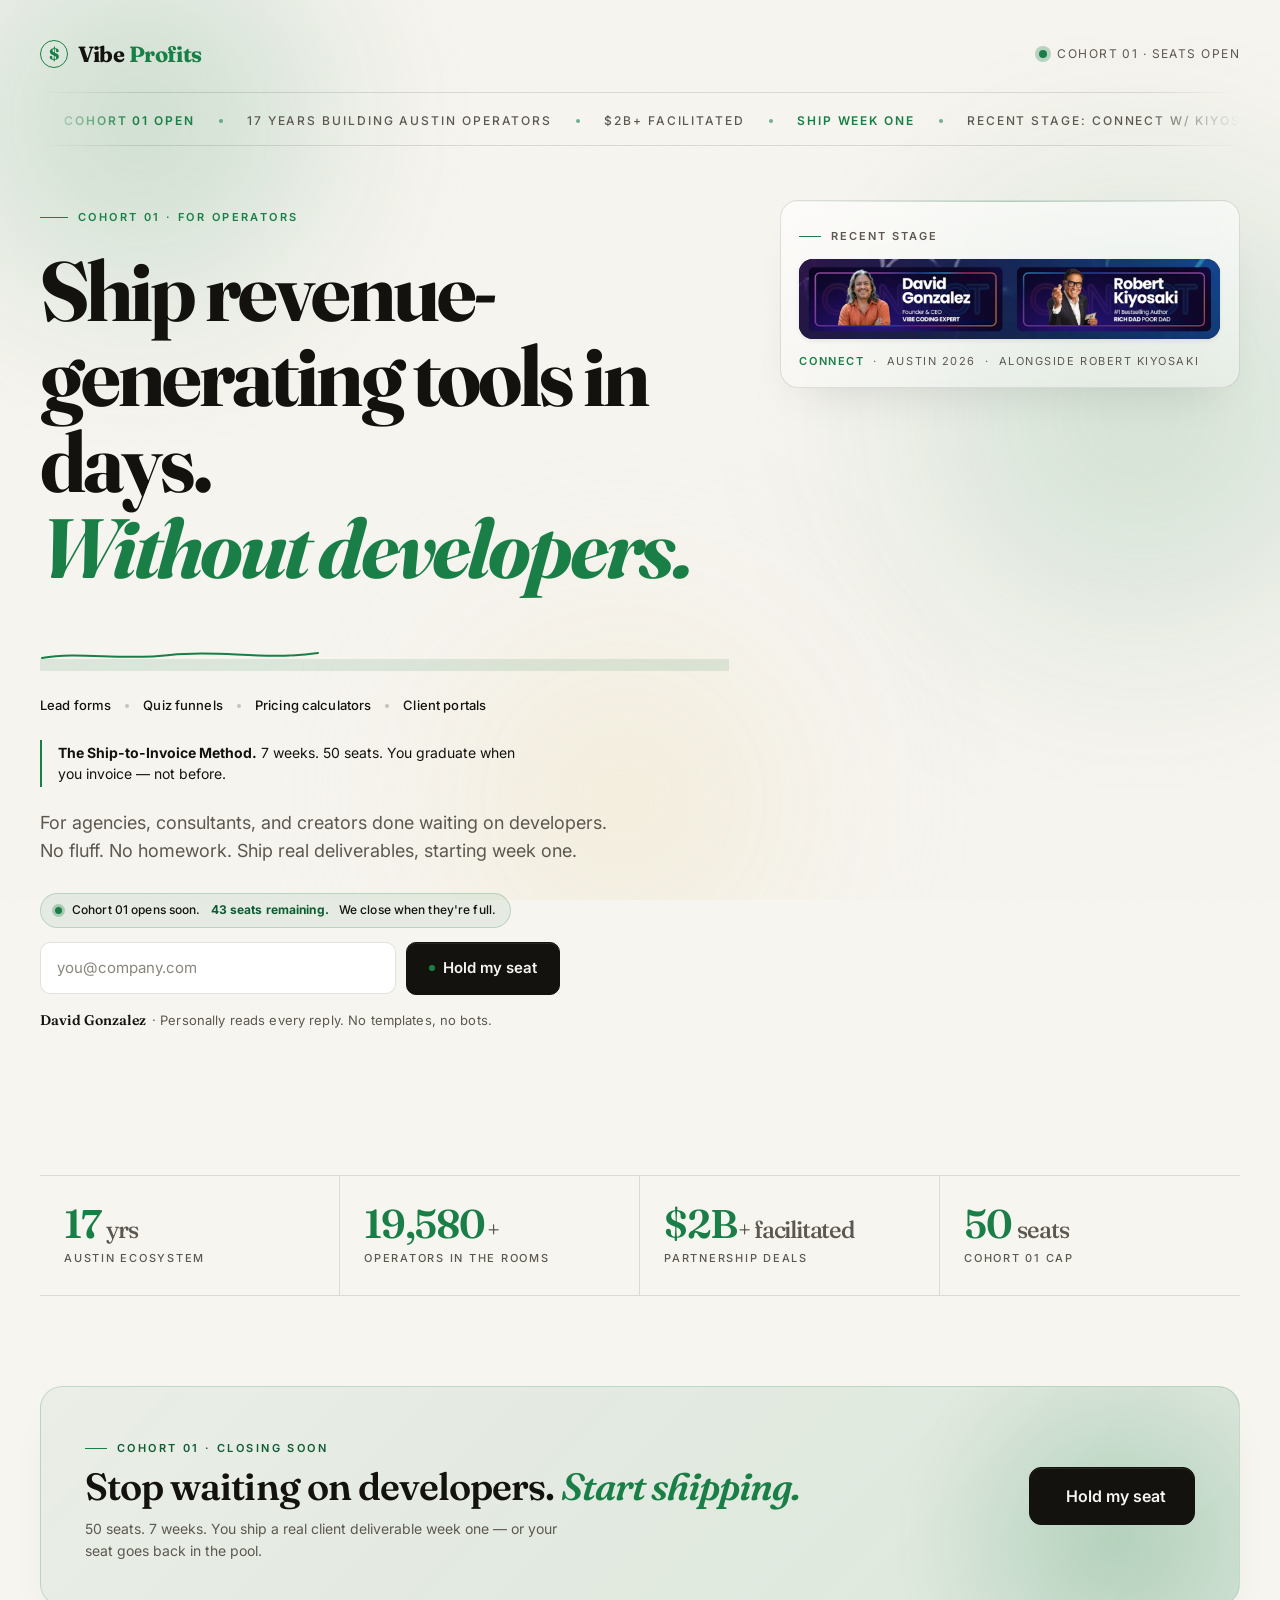
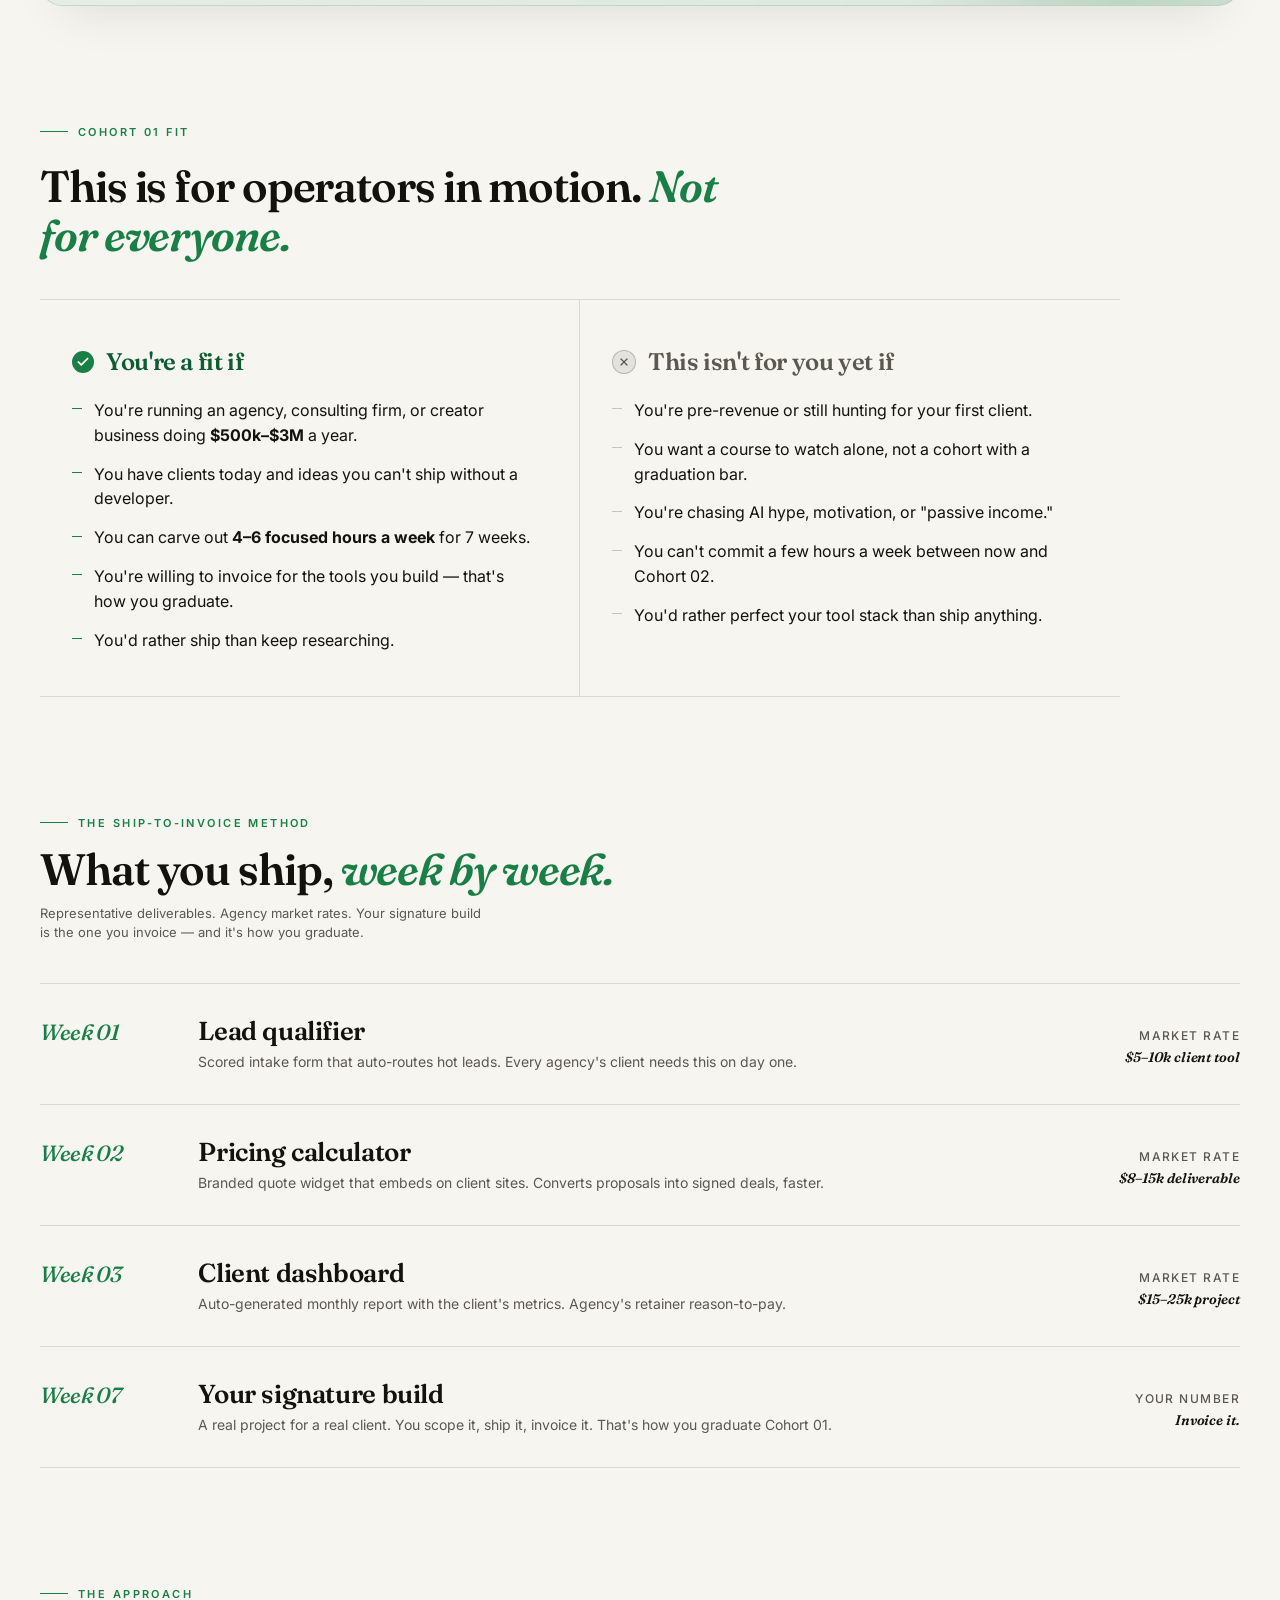
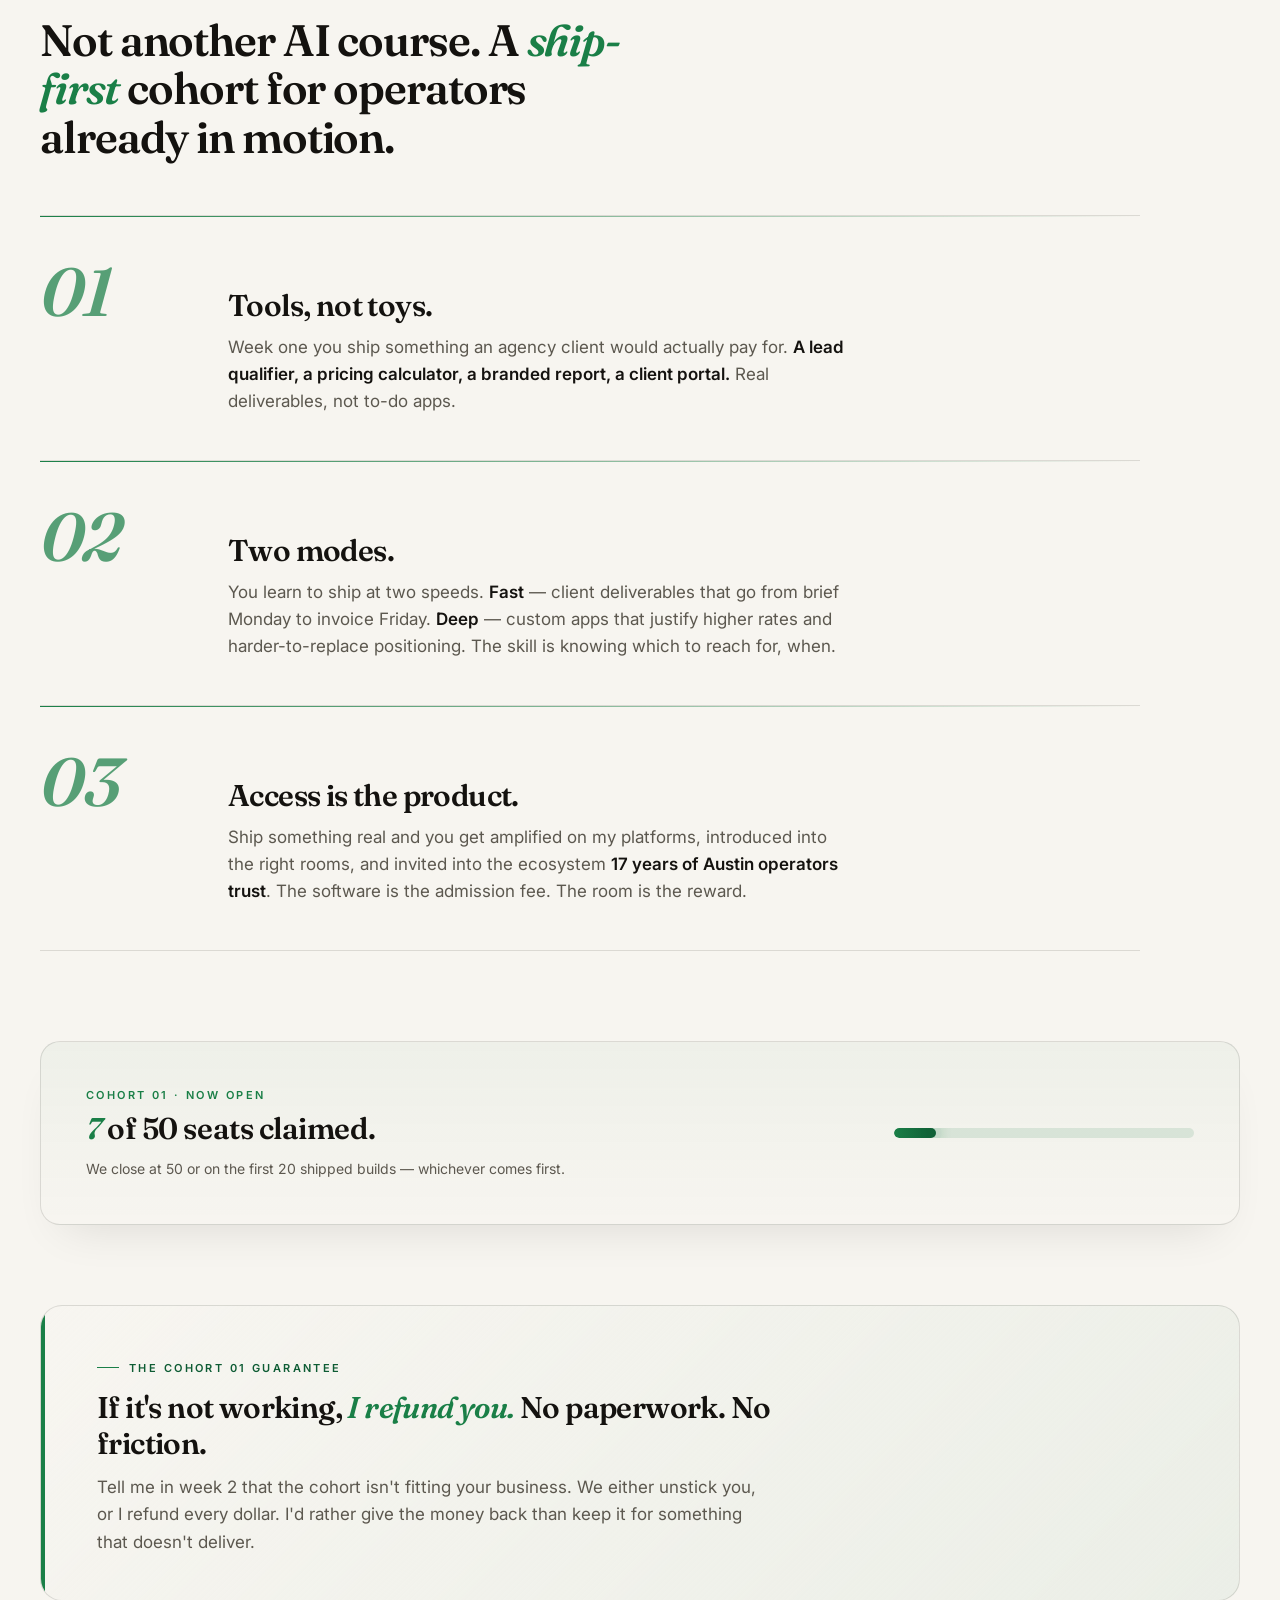
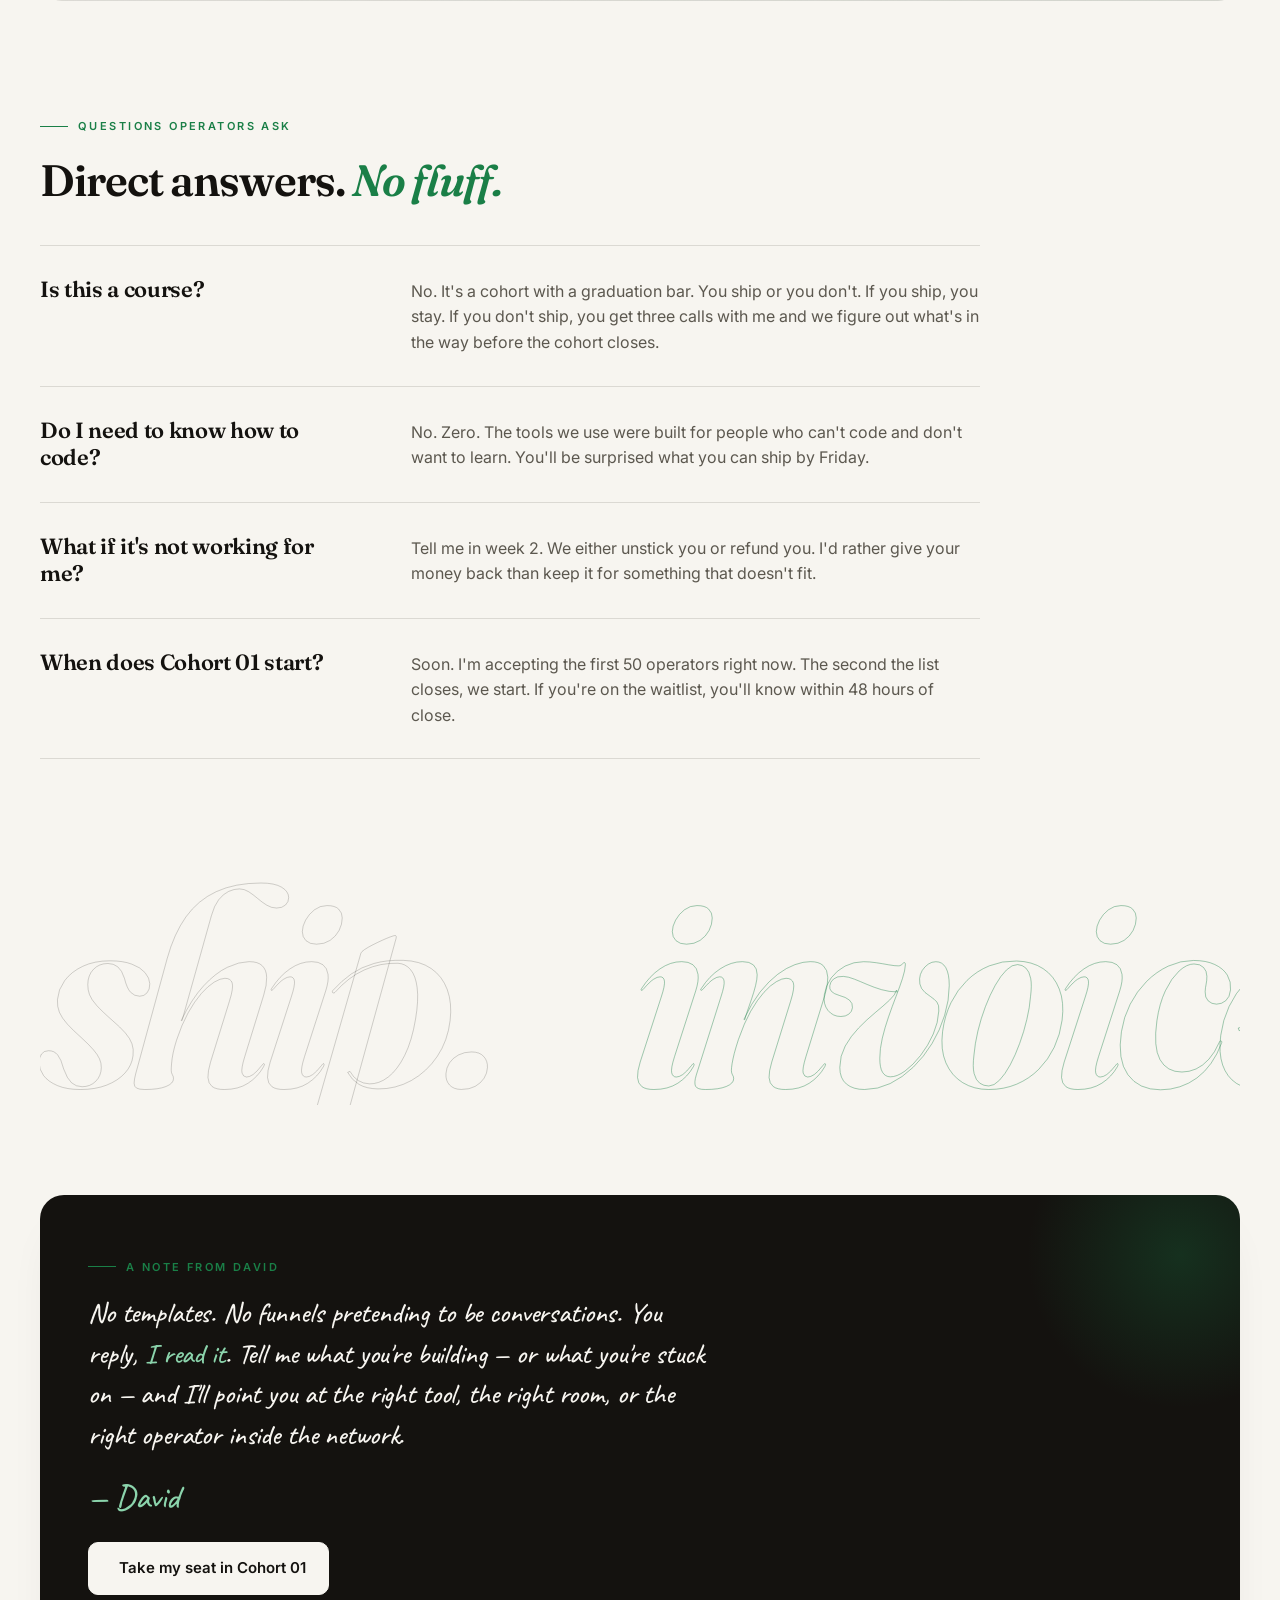
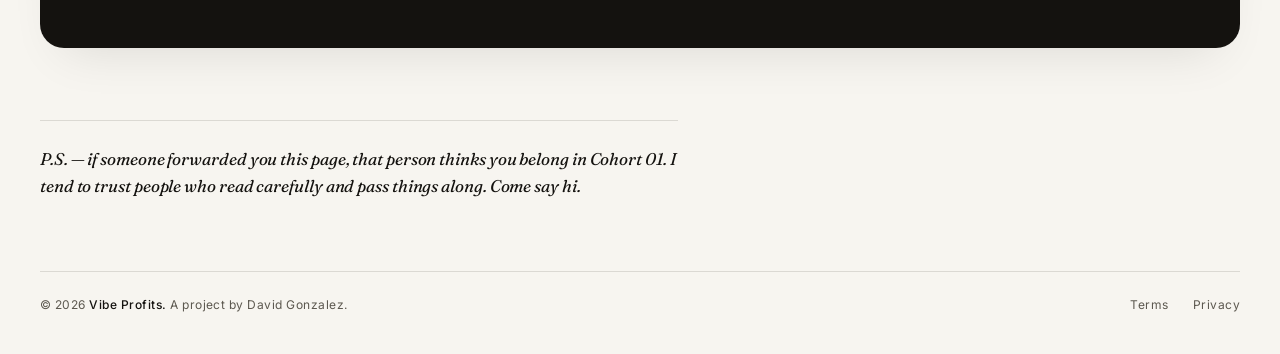
<file: index.html>
<!doctype html>
<html lang="en">
<head>
<meta charset="utf-8" />
<meta name="viewport" content="width=device-width, initial-scale=1" />
<title>Vibe Profits — ship revenue-generating tools in days</title>
<meta name="description" content="For agencies, consultants, and creators who want software revenue without hiring a developer." />
<meta property="og:title" content="Vibe Profits" />
<meta property="og:description" content="Ship revenue-generating tools in days. Without developers." />
<meta property="og:type" content="website" />
<meta property="og:url" content="https://vibeprofits.com" />
<link rel="icon" type="image/svg+xml" href="favicon.svg" />
<link rel="preload" as="image" href="images/david-kiyosaki-connect.png" />
<link rel="preload" as="image" href="images/matt-leitz-connect.png" />
<link rel="preconnect" href="https://fonts.googleapis.com" />
<link rel="preconnect" href="https://fonts.gstatic.com" crossorigin />
<link href="https://fonts.googleapis.com/css2?family=Fraunces:ital,wght@0,500;0,600;0,700;1,500;1,700&family=Inter:wght@400;500;600&family=Caveat:wght@500;600&display=swap" rel="stylesheet" />
<link rel="stylesheet" href="styles.css" />
</head>
<body>

  <div class="mesh-bg" aria-hidden="true">
    <div class="mesh-blob mesh-blob--a"></div>
    <div class="mesh-blob mesh-blob--b"></div>
    <div class="mesh-blob mesh-blob--c"></div>
  </div>
  <div class="noise-overlay" aria-hidden="true"></div>
  <div class="scroll-progress" aria-hidden="true"></div>
  <div class="cursor-orb" aria-hidden="true"></div>
  <a href="#top" class="back-to-top" id="back-to-top" aria-label="Back to top">
    <svg viewBox="0 0 24 24" aria-hidden="true"><path d="M12 19V5M5 12l7-7 7 7"/></svg>
  </a>
  <div class="easter-toast" id="easter-toast" aria-hidden="true">you found the easter egg. welcome to the operators who explore.</div>

  <div class="sticky-header" id="sticky-header" aria-hidden="true">
    <div class="sticky-header-inner">
      <a class="logo" href="#top">
        <span class="seal" aria-hidden="true">$</span>
        <span class="word">Vibe <em>Profits</em></span>
      </a>
      <a class="btn-mini" href="#waitlist">Hold my seat</a>
    </div>
  </div>

  <div class="shell" id="top">
    <header class="top">
      <a class="logo" href="index.html" aria-label="Vibe Profits home">
        <span class="seal" aria-hidden="true">$</span>
        <span class="word">Vibe <em>Profits</em></span>
      </a>
      <span class="status"><span class="dot" aria-hidden="true"></span>Cohort 01 · Seats open</span>
    </header>

    <div class="marquee" aria-hidden="true">
      <div class="marquee-track">
        <span class="marquee-item"><strong>Cohort 01 open</strong><span class="marquee-dot"></span>17 years building Austin operators<span class="marquee-dot"></span>$2B+ facilitated<span class="marquee-dot"></span><strong>Ship week one</strong><span class="marquee-dot"></span>Recent stage: Connect w/ Kiyosaki<span class="marquee-dot"></span>50 seats only<span class="marquee-dot"></span></span>
        <span class="marquee-item"><strong>Cohort 01 open</strong><span class="marquee-dot"></span>17 years building Austin operators<span class="marquee-dot"></span>$2B+ facilitated<span class="marquee-dot"></span><strong>Ship week one</strong><span class="marquee-dot"></span>Recent stage: Connect w/ Kiyosaki<span class="marquee-dot"></span>50 seats only<span class="marquee-dot"></span></span>
      </div>
    </div>

    <main class="hero" id="hero">
      <div class="hero-grid">
        <div class="hero-left">
          <span class="eyebrow-hero">Cohort 01 · For operators</span>

          <h1>Ship revenue-generating tools in days. <em>Without developers.<svg class="h1-flourish" viewBox="0 0 280 14" aria-hidden="true" preserveAspectRatio="none"><path d="M2 9 C 40 2, 80 12, 130 6 S 220 12, 278 4"/></svg></em></h1>

          <p class="tags" aria-label="Examples of tools you can build">
            <span>Lead forms</span>
            <span>Quiz funnels</span>
            <span>Pricing calculators</span>
            <span>Client portals</span>
          </p>

          <p class="mechanism">
            <strong>The Ship-to-Invoice Method.</strong> 7 weeks. 50 seats. You graduate when you invoice — not before.
          </p>

          <p class="sub">
            For agencies, consultants, and creators done waiting on developers. No fluff. No homework. Ship real deliverables, starting week one.
          </p>

          <p class="form-urgency">
            <span class="seats-dot" aria-hidden="true"></span>
            Cohort 01 opens soon. <strong>43 seats remaining.</strong> We close when they're full.
          </p>

          <form id="waitlist-form" action="https://impartylist.activehosted.com/proc.php" method="POST">
            <input type="hidden" name="u" value="1" />
            <input type="hidden" name="f" value="1" />
            <input type="hidden" name="s" />
            <input type="hidden" name="c" value="0" />
            <input type="hidden" name="m" value="0" />
            <input type="hidden" name="act" value="sub" />
            <input type="hidden" name="v" value="2" />
            <input type="hidden" name="or" value="6f5343a4-e29b-447a-8f4f-bf5ef756699c" />
            <label class="sr-only" for="email">Email address</label>
            <input id="email" name="email" type="email" required placeholder="you@company.com" autocomplete="email" />
            <button type="submit" data-magnetic>
              <span class="btn-dot" aria-hidden="true"></span>
              <span class="btn-label">Hold my seat</span>
            </button>
          </form>

          <p class="signature">
            <span class="sig-name">David Gonzalez</span> · Personally reads every reply. No templates, no bots.
          </p>
        </div>

        <aside class="hero-right">
          <section class="press" aria-label="Recent stage">
            <p class="press-label">Recent stage</p>
            <div class="press-row" id="press-row">
              <figure class="press-tile press-tile--wide" data-tilt data-caption="Connect · Austin, 2026">
                <img src="images/david-kiyosaki-connect.png" alt="David Gonzalez speaking on stage at Connect alongside Robert Kiyosaki" loading="eager" />
                <figcaption class="press-tile-caption">Connect · Austin, 2026</figcaption>
              </figure>
            </div>
            <p class="press-caption"><strong>Connect</strong> &nbsp;·&nbsp; Austin 2026 &nbsp;·&nbsp; Alongside Robert Kiyosaki</p>
          </section>
        </aside>
      </div>
    </main>

    <section class="metrics" id="metrics" aria-label="Vibe Profits at a glance">
      <div class="metric">
        <span class="metric-value" data-count="17"><em>17</em><span class="unit"> yrs</span></span>
        <span class="metric-label">Austin ecosystem</span>
      </div>
      <div class="metric">
        <span class="metric-value" data-count="20000"><em>20,000</em><span class="unit">+</span></span>
        <span class="metric-label">Operators in the rooms</span>
      </div>
      <div class="metric">
        <span class="metric-value"><em>$2B</em><span class="unit">+ facilitated</span></span>
        <span class="metric-label">Partnership deals</span>
      </div>
      <div class="metric">
        <span class="metric-value"><em>50</em><span class="unit"> seats</span></span>
        <span class="metric-label">Cohort 01 cap</span>
      </div>
    </section>

    <section class="mid-cta shine-border" aria-label="Hold your Cohort 01 seat">
      <div class="mid-cta-inner">
        <div class="mid-cta-copy">
          <span class="mid-cta-eyebrow">Cohort 01 · Closing soon</span>
          <h3 class="mid-cta-title">Stop waiting on developers. <em>Start shipping.</em></h3>
          <p class="mid-cta-sub">50 seats. 7 weeks. You ship a real client deliverable week one — or your seat goes back in the pool.</p>
        </div>
        <a class="btn btn-xl" href="#waitlist-form">
          <span class="btn-dot" aria-hidden="true"></span>
          Hold my seat
        </a>
      </div>
    </section>

    <section class="qualifier" aria-label="Who Cohort 01 is for">
      <div class="qualifier-header">
        <span class="eyebrow-hero">Cohort 01 fit</span>
        <h2>This is for operators in motion. <em>Not for everyone.</em></h2>
      </div>
      <div class="qualifier-grid">
        <div class="qualifier-col qualifier-col--yes">
          <h3 class="qualifier-title">You're a fit if</h3>
          <ul class="qualifier-list">
            <li>You're running an agency, consulting firm, or creator business doing <strong>$500k–$3M</strong> a year.</li>
            <li>You have clients today and ideas you can't ship without a developer.</li>
            <li>You can carve out <strong>4–6 focused hours a week</strong> for 7 weeks.</li>
            <li>You're willing to invoice for the tools you build — that's how you graduate.</li>
            <li>You'd rather ship than keep researching.</li>
          </ul>
        </div>
        <div class="qualifier-col qualifier-col--no">
          <h3 class="qualifier-title">This isn't for you yet if</h3>
          <ul class="qualifier-list">
            <li>You're pre-revenue or still hunting for your first client.</li>
            <li>You want a course to watch alone, not a cohort with a graduation bar.</li>
            <li>You're chasing AI hype, motivation, or "passive income."</li>
            <li>You can't commit a few hours a week between now and Cohort 02.</li>
            <li>You'd rather perfect your tool stack than ship anything.</li>
          </ul>
        </div>
      </div>
    </section>

    <section class="build-cal" aria-label="The 7-week build calendar">
      <div class="build-cal-header">
        <span class="eyebrow-hero">The Ship-to-Invoice Method</span>
        <h2>What you ship, <em>week by week.</em></h2>
        <p class="build-cal-note">Representative deliverables. Agency market rates. Your signature build is the one you invoice — and it's how you graduate.</p>
      </div>
      <ol class="build-cal-timeline">
        <li class="build-cal-step">
          <span class="build-cal-week">Week 01</span>
          <span class="build-cal-tool">Lead qualifier
            <span class="build-cal-tool-desc">Scored intake form that auto-routes hot leads. Every agency's client needs this on day one.</span>
          </span>
          <span class="build-cal-outcome">Market rate<strong>$5–10k client tool</strong></span>
        </li>
        <li class="build-cal-step">
          <span class="build-cal-week">Week 02</span>
          <span class="build-cal-tool">Pricing calculator
            <span class="build-cal-tool-desc">Branded quote widget that embeds on client sites. Converts proposals into signed deals, faster.</span>
          </span>
          <span class="build-cal-outcome">Market rate<strong>$8–15k deliverable</strong></span>
        </li>
        <li class="build-cal-step">
          <span class="build-cal-week">Week 03</span>
          <span class="build-cal-tool">Client dashboard
            <span class="build-cal-tool-desc">Auto-generated monthly report with the client's metrics. Agency's retainer reason-to-pay.</span>
          </span>
          <span class="build-cal-outcome">Market rate<strong>$15–25k project</strong></span>
        </li>
        <li class="build-cal-step">
          <span class="build-cal-week">Week 07</span>
          <span class="build-cal-tool">Your signature build
            <span class="build-cal-tool-desc">A real project for a real client. You scope it, ship it, invoice it. That's how you graduate Cohort 01.</span>
          </span>
          <span class="build-cal-outcome">Your number<strong>Invoice it.</strong></span>
        </li>
      </ol>
    </section>

    <section class="philosophy" aria-label="The Vibe Profits approach">
      <div class="philosophy-header">
        <span class="eyebrow-hero">The approach</span>
        <h2>Not another AI course. A <em>ship-first</em> cohort for operators already in motion.</h2>
      </div>

      <div class="philosophy-row">
        <span class="philosophy-num">01</span>
        <div class="philosophy-text">
          <h3>Tools, not toys.</h3>
          <p>Week one you ship something an agency client would actually pay for. <strong>A lead qualifier, a pricing calculator, a branded report, a client portal.</strong> Real deliverables, not to-do apps.</p>
        </div>
      </div>

      <div class="philosophy-row">
        <span class="philosophy-num">02</span>
        <div class="philosophy-text">
          <h3>Two modes.</h3>
          <p>You learn to ship at two speeds. <strong>Fast</strong> — client deliverables that go from brief Monday to invoice Friday. <strong>Deep</strong> — custom apps that justify higher rates and harder-to-replace positioning. The skill is knowing which to reach for, when.</p>
        </div>
      </div>

      <div class="philosophy-row">
        <span class="philosophy-num">03</span>
        <div class="philosophy-text">
          <h3>Access is the product.</h3>
          <p>Ship something real and you get amplified on my platforms, introduced into the right rooms, and invited into the ecosystem <strong>17 years of Austin operators trust</strong>. The software is the admission fee. The room is the reward.</p>
        </div>
      </div>
    </section>

    <section class="cohort-progress" aria-label="Cohort 01 availability">
      <div class="cohort-text">
        <p class="cohort-label">Cohort 01 · Now open</p>
        <p class="cohort-count"><em id="seats-taken">7</em> of 50 seats claimed.</p>
        <p class="cohort-sub">We close at 50 or on the first 20 shipped builds — whichever comes first.</p>
      </div>
      <div class="cohort-bar" aria-hidden="true">
        <span class="cohort-bar-fill" id="cohort-fill"></span>
      </div>
    </section>

    <aside class="guarantee" aria-label="Cohort 01 guarantee">
      <div class="guarantee-inner">
        <span class="guarantee-label">The Cohort 01 guarantee</span>
        <p class="guarantee-headline">If it's not working, <em>I refund you.</em> No paperwork. No friction.</p>
        <p class="guarantee-body">Tell me in week 2 that the cohort isn't fitting your business. We either unstick you, or I refund every dollar. I'd rather give the money back than keep it for something that doesn't deliver.</p>
      </div>
    </aside>

    <section class="faq" aria-labelledby="faq-heading">
      <div class="faq-header">
        <span class="eyebrow-hero">Questions operators ask</span>
        <h2 id="faq-heading">Direct answers. <em>No fluff.</em></h2>
      </div>
      <dl class="faq-list">
        <div class="faq-item">
          <dt>Is this a course?</dt>
          <dd>No. It's a cohort with a graduation bar. You ship or you don't. If you ship, you stay. If you don't ship, you get three calls with me and we figure out what's in the way before the cohort closes.</dd>
        </div>
        <div class="faq-item">
          <dt>Do I need to know how to code?</dt>
          <dd>No. Zero. The tools we use were built for people who can't code and don't want to learn. You'll be surprised what you can ship by Friday.</dd>
        </div>
        <div class="faq-item">
          <dt>What if it's not working for me?</dt>
          <dd>Tell me in week 2. We either unstick you or refund you. I'd rather give your money back than keep it for something that doesn't fit.</dd>
        </div>
        <div class="faq-item">
          <dt>When does Cohort 01 start?</dt>
          <dd>Soon. I'm accepting the first 50 operators right now. The second the list closes, we start. If you're on the waitlist, you'll know within 48 hours of close.</dd>
        </div>
      </dl>
    </section>

    <div class="giant-mark" aria-hidden="true">
      <span class="giant-mark-track">ship. <em>invoice.</em> ship. <em>invoice.</em> ship. <em>invoice.</em> ship. <em>invoice.</em>&nbsp;</span>
      <span class="giant-mark-track" aria-hidden="true">ship. <em>invoice.</em> ship. <em>invoice.</em> ship. <em>invoice.</em> ship. <em>invoice.</em>&nbsp;</span>
    </div>

    <section class="founder-note" aria-label="Note from David">
      <div class="founder-note-inner">
        <p class="founder-note-label">A note from David</p>
        <p class="founder-note-body">
          No templates. No funnels pretending to be conversations. You reply, <em>I read it</em>. Tell me what you're building — or what you're stuck on — and I'll point you at the right tool, the right room, or the right operator inside the network.
        </p>
        <p class="founder-note-sign">— David</p>
        <a class="btn" href="#waitlist">
          <span class="btn-dot" aria-hidden="true"></span>
          Take my seat in Cohort 01
        </a>
      </div>
    </section>

    <p class="ps-line">
      <em>P.S. — if someone forwarded you this page, that person thinks you belong in Cohort 01. I tend to trust people who read carefully and pass things along. Come say hi.</em>
    </p>

    <footer class="foot" id="waitlist">
      <span>&copy; 2026 <span class="by">Vibe Profits.</span> A project by David Gonzalez.</span>
      <nav aria-label="Legal">
        <a href="terms.html" data-hover>Terms</a>
        <a href="privacy.html" data-hover>Privacy</a>
      </nav>
    </footer>
  </div>

  <script src="motion.js" defer></script>
</body>
</html>
</file>
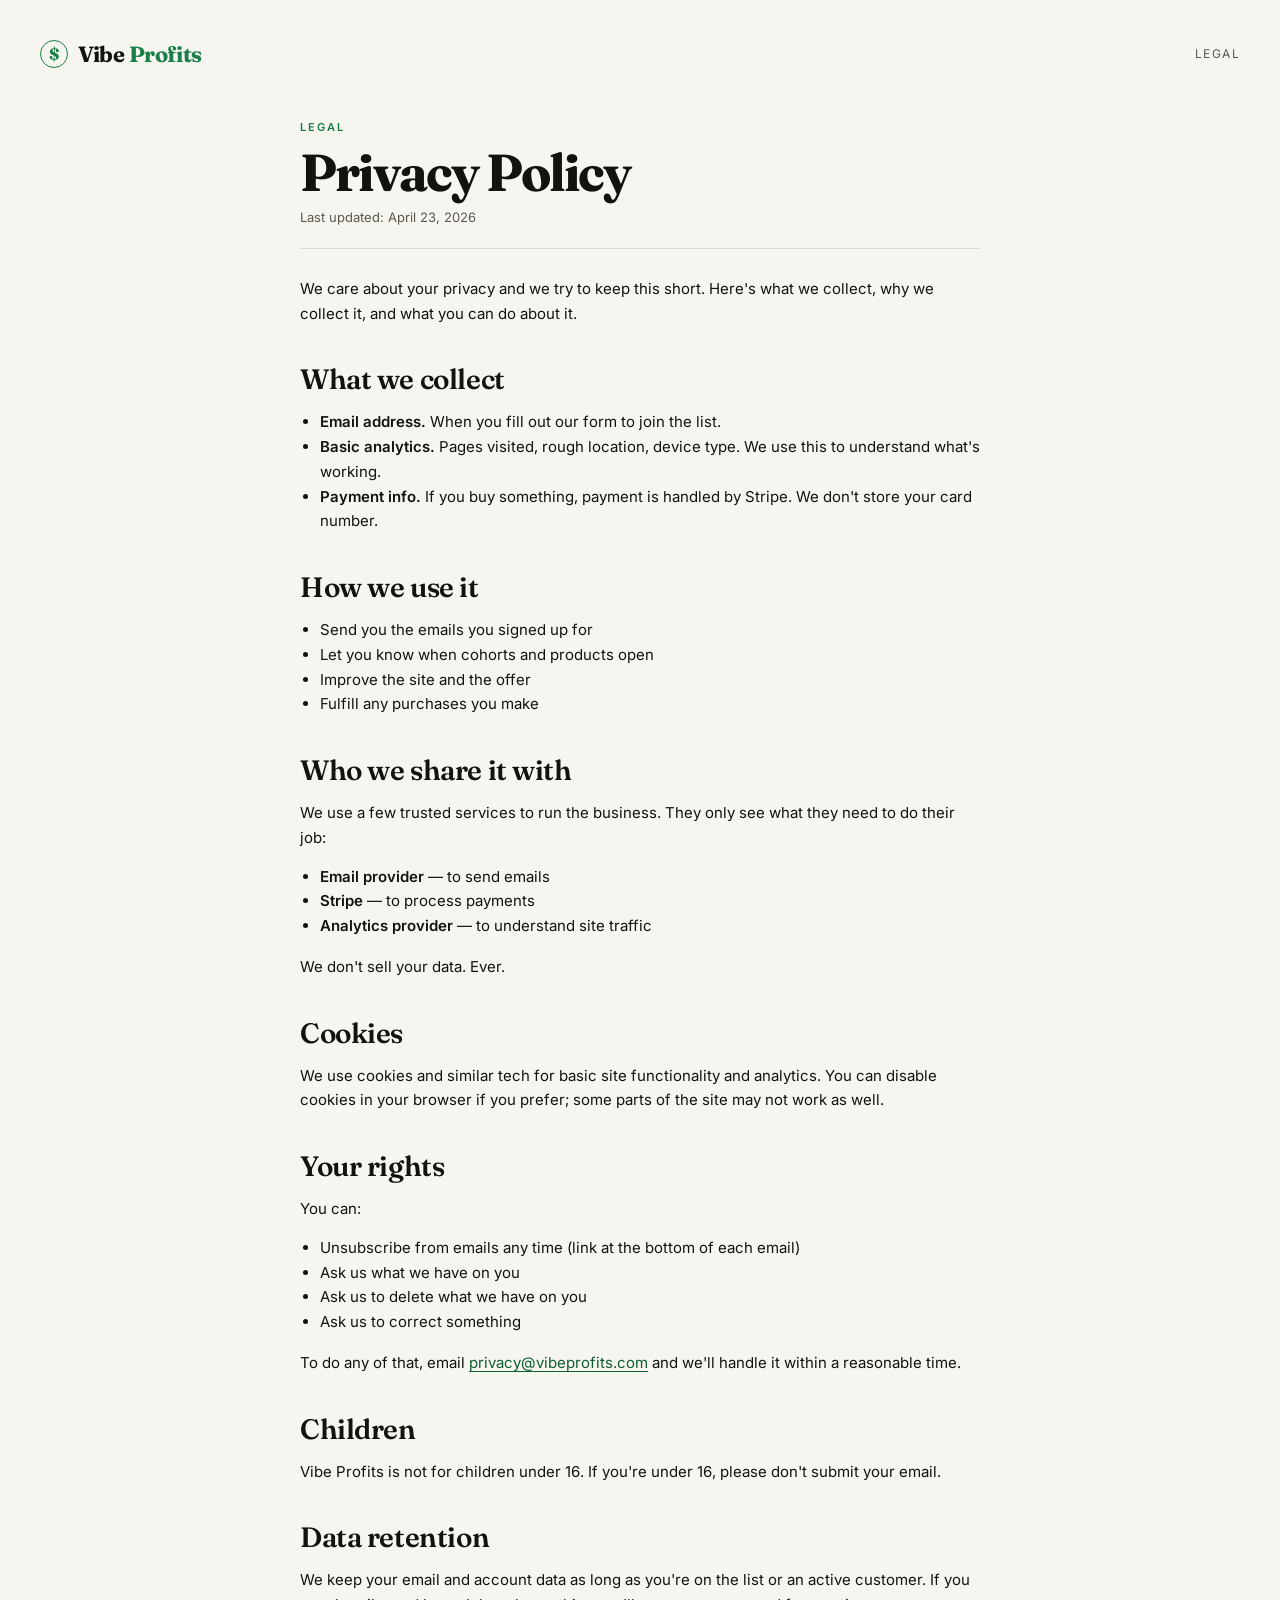
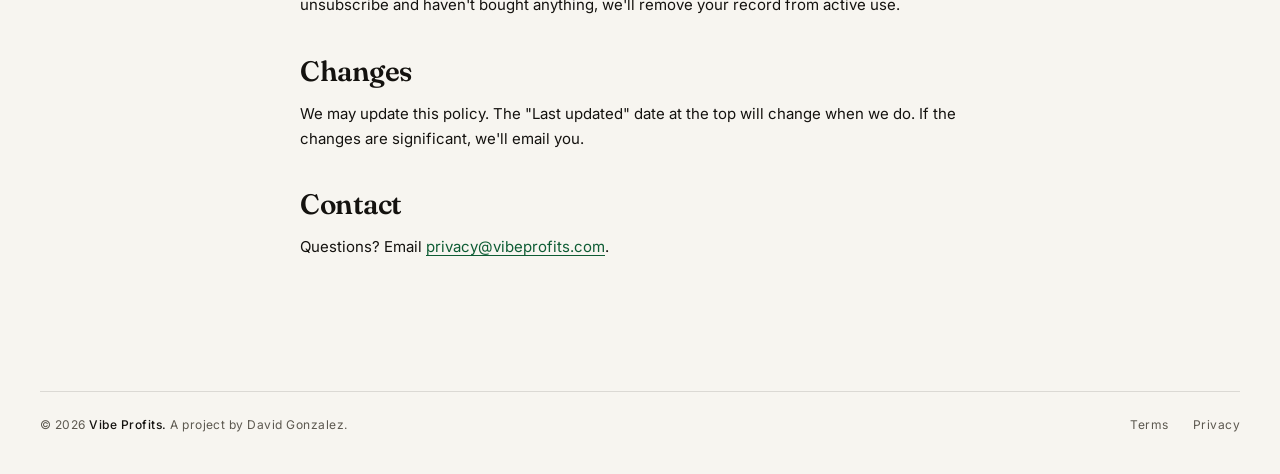
<file: privacy.html>
<!doctype html>
<html lang="en">
<head>
<meta charset="utf-8" />
<meta name="viewport" content="width=device-width, initial-scale=1" />
<title>Privacy Policy — Vibe Profits</title>
<link rel="icon" type="image/svg+xml" href="favicon.svg" />
<link rel="preconnect" href="https://fonts.googleapis.com" />
<link rel="preconnect" href="https://fonts.gstatic.com" crossorigin />
<link href="https://fonts.googleapis.com/css2?family=Fraunces:wght@500;600;700&family=Inter:wght@400;500;600&display=swap" rel="stylesheet" />
<link rel="stylesheet" href="styles.css" />
<!-- Boilerplate. Have an attorney review before launch, especially for GDPR/CCPA specifics. -->
</head>
<body>
  <div class="shell">
    <header class="top">
      <a class="logo" href="index.html" aria-label="Vibe Profits home">
        <span class="seal" aria-hidden="true">$</span>
        <span class="word">Vibe <em>Profits</em></span>
      </a>
      <span class="status">Legal</span>
    </header>

    <main>
      <article class="prose">
        <div class="eyebrow">Legal</div>
        <h1>Privacy Policy</h1>
        <p class="meta">Last updated: April 23, 2026</p>

        <p>
          We care about your privacy and we try to keep this short. Here's what we collect, why we
          collect it, and what you can do about it.
        </p>

        <h2>What we collect</h2>
        <ul>
          <li><strong>Email address.</strong> When you fill out our form to join the list.</li>
          <li><strong>Basic analytics.</strong> Pages visited, rough location, device type. We use this to understand what's working.</li>
          <li><strong>Payment info.</strong> If you buy something, payment is handled by Stripe. We don't store your card number.</li>
        </ul>

        <h2>How we use it</h2>
        <ul>
          <li>Send you the emails you signed up for</li>
          <li>Let you know when cohorts and products open</li>
          <li>Improve the site and the offer</li>
          <li>Fulfill any purchases you make</li>
        </ul>

        <h2>Who we share it with</h2>
        <p>
          We use a few trusted services to run the business. They only see what they need to do their job:
        </p>
        <ul>
          <li><strong>Email provider</strong> — to send emails</li>
          <li><strong>Stripe</strong> — to process payments</li>
          <li><strong>Analytics provider</strong> — to understand site traffic</li>
        </ul>
        <p>We don't sell your data. Ever.</p>

        <h2>Cookies</h2>
        <p>
          We use cookies and similar tech for basic site functionality and analytics. You can disable
          cookies in your browser if you prefer; some parts of the site may not work as well.
        </p>

        <h2>Your rights</h2>
        <p>You can:</p>
        <ul>
          <li>Unsubscribe from emails any time (link at the bottom of each email)</li>
          <li>Ask us what we have on you</li>
          <li>Ask us to delete what we have on you</li>
          <li>Ask us to correct something</li>
        </ul>
        <p>
          To do any of that, email <a href="mailto:privacy@vibeprofits.com">privacy@vibeprofits.com</a>
          and we'll handle it within a reasonable time.
        </p>

        <h2>Children</h2>
        <p>
          Vibe Profits is not for children under 16. If you're under 16, please don't submit your email.
        </p>

        <h2>Data retention</h2>
        <p>
          We keep your email and account data as long as you're on the list or an active customer. If
          you unsubscribe and haven't bought anything, we'll remove your record from active use.
        </p>

        <h2>Changes</h2>
        <p>
          We may update this policy. The "Last updated" date at the top will change when we do. If the
          changes are significant, we'll email you.
        </p>

        <h2>Contact</h2>
        <p>
          Questions? Email <a href="mailto:privacy@vibeprofits.com">privacy@vibeprofits.com</a>.
        </p>
      </article>
    </main>

    <footer class="foot">
      <span>&copy; 2026 <span class="by">Vibe Profits.</span> A project by David Gonzalez.</span>
      <nav aria-label="Legal">
        <a href="terms.html">Terms</a>
        <a href="privacy.html">Privacy</a>
      </nav>
    </footer>
  </div>
</body>
</html>
</file>
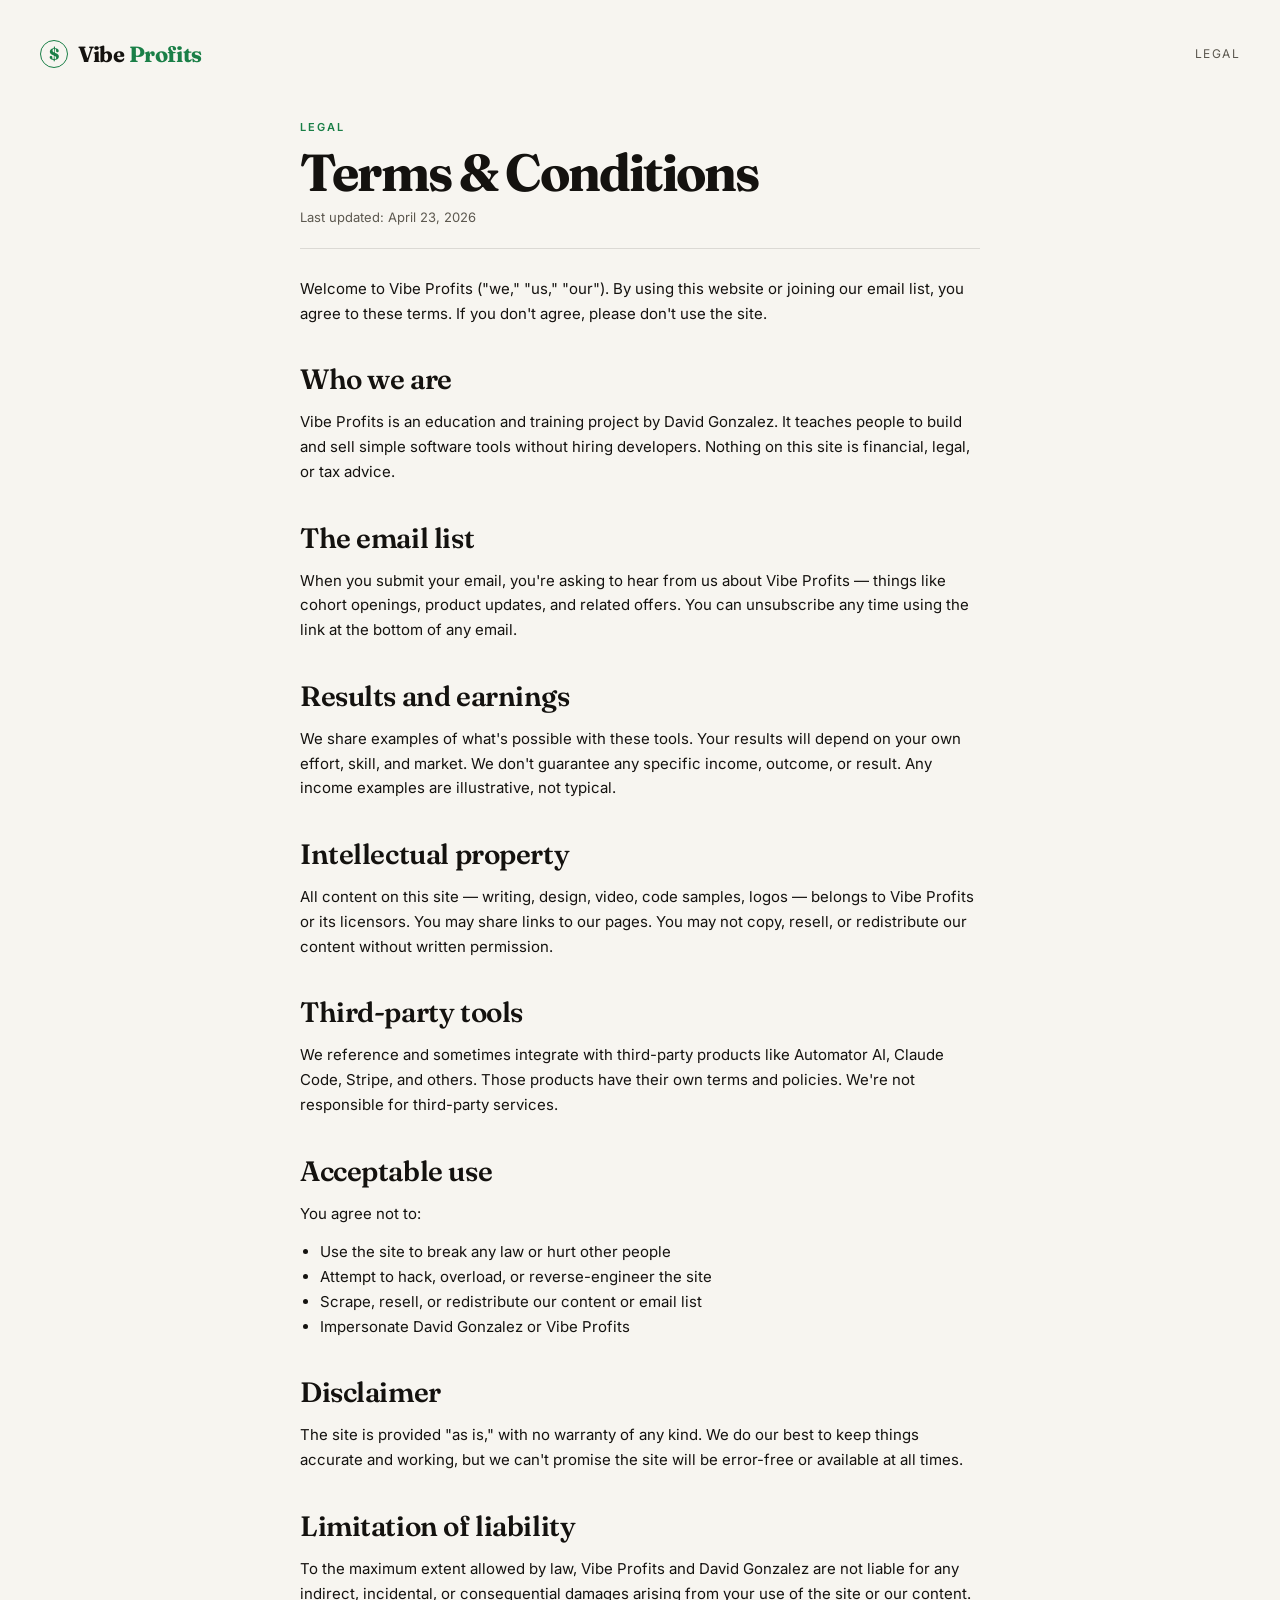
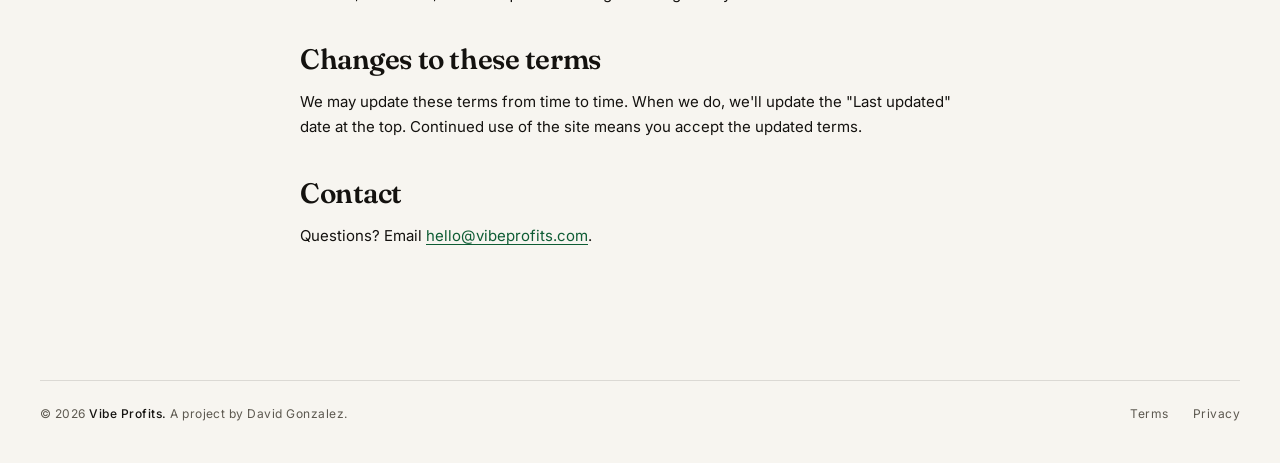
<file: terms.html>
<!doctype html>
<html lang="en">
<head>
<meta charset="utf-8" />
<meta name="viewport" content="width=device-width, initial-scale=1" />
<title>Terms & Conditions — Vibe Profits</title>
<link rel="icon" type="image/svg+xml" href="favicon.svg" />
<link rel="preconnect" href="https://fonts.googleapis.com" />
<link rel="preconnect" href="https://fonts.gstatic.com" crossorigin />
<link href="https://fonts.googleapis.com/css2?family=Fraunces:wght@500;600;700&family=Inter:wght@400;500;600&display=swap" rel="stylesheet" />
<link rel="stylesheet" href="styles.css" />
<!-- Boilerplate. Have an attorney review before launch. -->
</head>
<body>
  <div class="shell">
    <header class="top">
      <a class="logo" href="index.html" aria-label="Vibe Profits home">
        <span class="seal" aria-hidden="true">$</span>
        <span class="word">Vibe <em>Profits</em></span>
      </a>
      <span class="status">Legal</span>
    </header>

    <main>
      <article class="prose">
        <div class="eyebrow">Legal</div>
        <h1>Terms &amp; Conditions</h1>
        <p class="meta">Last updated: April 23, 2026</p>

        <p>
          Welcome to Vibe Profits ("we," "us," "our"). By using this website or joining our email list,
          you agree to these terms. If you don't agree, please don't use the site.
        </p>

        <h2>Who we are</h2>
        <p>
          Vibe Profits is an education and training project by David Gonzalez. It teaches people
          to build and sell simple software tools without hiring developers. Nothing on this site is
          financial, legal, or tax advice.
        </p>

        <h2>The email list</h2>
        <p>
          When you submit your email, you're asking to hear from us about Vibe Profits — things like
          cohort openings, product updates, and related offers. You can unsubscribe any time using the
          link at the bottom of any email.
        </p>

        <h2>Results and earnings</h2>
        <p>
          We share examples of what's possible with these tools. Your results will depend on your own
          effort, skill, and market. We don't guarantee any specific income, outcome, or result. Any
          income examples are illustrative, not typical.
        </p>

        <h2>Intellectual property</h2>
        <p>
          All content on this site — writing, design, video, code samples, logos — belongs to
          Vibe Profits or its licensors. You may share links to our pages. You may not copy, resell,
          or redistribute our content without written permission.
        </p>

        <h2>Third-party tools</h2>
        <p>
          We reference and sometimes integrate with third-party products like Automator AI, Claude Code,
          Stripe, and others. Those products have their own terms and policies. We're not responsible
          for third-party services.
        </p>

        <h2>Acceptable use</h2>
        <p>You agree not to:</p>
        <ul>
          <li>Use the site to break any law or hurt other people</li>
          <li>Attempt to hack, overload, or reverse-engineer the site</li>
          <li>Scrape, resell, or redistribute our content or email list</li>
          <li>Impersonate David Gonzalez or Vibe Profits</li>
        </ul>

        <h2>Disclaimer</h2>
        <p>
          The site is provided "as is," with no warranty of any kind. We do our best to keep things
          accurate and working, but we can't promise the site will be error-free or available at all times.
        </p>

        <h2>Limitation of liability</h2>
        <p>
          To the maximum extent allowed by law, Vibe Profits and David Gonzalez are not liable for any
          indirect, incidental, or consequential damages arising from your use of the site or our content.
        </p>

        <h2>Changes to these terms</h2>
        <p>
          We may update these terms from time to time. When we do, we'll update the "Last updated" date
          at the top. Continued use of the site means you accept the updated terms.
        </p>

        <h2>Contact</h2>
        <p>
          Questions? Email <a href="mailto:hello@vibeprofits.com">hello@vibeprofits.com</a>.
        </p>
      </article>
    </main>

    <footer class="foot">
      <span>&copy; 2026 <span class="by">Vibe Profits.</span> A project by David Gonzalez.</span>
      <nav aria-label="Legal">
        <a href="terms.html">Terms</a>
        <a href="privacy.html">Privacy</a>
      </nav>
    </footer>
  </div>
</body>
</html>
</file>
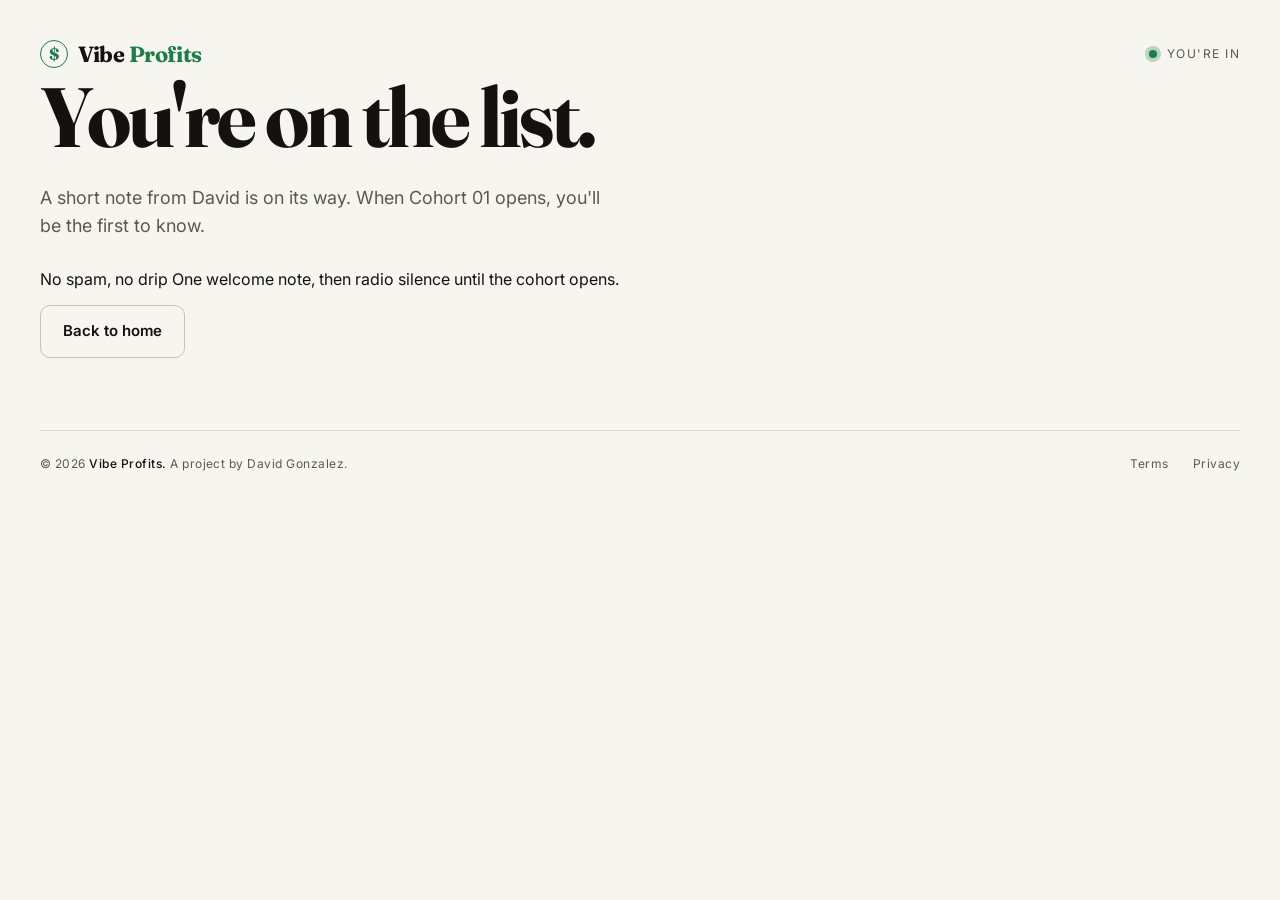
<file: thanks.html>
<!doctype html>
<html lang="en">
<head>
<meta charset="utf-8" />
<meta name="viewport" content="width=device-width, initial-scale=1" />
<meta name="robots" content="noindex" />
<title>You're on the list — Vibe Profits</title>
<link rel="icon" type="image/svg+xml" href="favicon.svg" />
<link rel="preconnect" href="https://fonts.googleapis.com" />
<link rel="preconnect" href="https://fonts.gstatic.com" crossorigin />
<link href="https://fonts.googleapis.com/css2?family=Fraunces:wght@500;600;700&family=Inter:wght@400;500;600&display=swap" rel="stylesheet" />
<link rel="stylesheet" href="styles.css" />
</head>
<body>
  <div class="shell">
    <header class="top">
      <a class="logo" href="index.html" aria-label="Vibe Profits home">
        <span class="seal" aria-hidden="true">$</span>
        <span class="word">Vibe <em>Profits</em></span>
      </a>
      <span class="status"><span class="dot" aria-hidden="true"></span>You're in</span>
    </header>

    <main class="center">
      <div class="stack">
        <h1>You're on the list.</h1>
        <p class="sub">
          A short note from David is on its way. When Cohort 01 opens, you'll be the first to know.
        </p>
        <p class="proof">
          <span class="label">No spam, no drip</span>
          One welcome note, then radio silence until the cohort opens.
        </p>
        <p>
          <a class="btn btn-ghost" href="index.html">Back to home</a>
        </p>
      </div>
    </main>

    <footer class="foot">
      <span>&copy; 2026 <span class="by">Vibe Profits.</span> A project by David Gonzalez.</span>
      <nav aria-label="Legal">
        <a href="terms.html">Terms</a>
        <a href="privacy.html">Privacy</a>
      </nav>
    </footer>
  </div>
</body>
</html>
</file>
<file: styles.css>
:root {
  --bg: #F7F5F0;
  --ink: #14120F;
  --muted: #5C584F;
  --hairline: rgba(20,18,15,0.12);
  --hairline-strong: rgba(20,18,15,0.22);
  --field: #FFFFFF;
  --money: #1A7F47;
  --money-deep: #0E5C34;
  --money-mist: rgba(26,127,71,0.12);
  --shadow-diffuse: 0 24px 48px -24px rgba(20,18,15,0.12);
}

* { box-sizing: border-box; }
html, body { margin: 0; padding: 0; }
html { background: var(--bg); scroll-behavior: smooth; }
body {
  min-height: 100dvh;
  background: var(--bg);
  color: var(--ink);
  font-family: 'Inter', system-ui, -apple-system, Segoe UI, sans-serif;
  font-size: 16px;
  line-height: 1.5;
  -webkit-font-smoothing: antialiased;
  -moz-osx-font-smoothing: grayscale;
  position: relative;
  overflow-x: hidden;
}

.shell {
  position: relative;
  z-index: 2;
  padding: clamp(20px, 4vw, 40px);
  max-width: 1400px;
  margin: 0 auto;
}

/* ---- noise overlay (subtle organic grain) ---- */
.noise-overlay {
  position: fixed;
  inset: 0;
  z-index: 1;
  pointer-events: none;
  opacity: 0.035;
  mix-blend-mode: multiply;
  background-image: url("data:image/svg+xml;utf8,<svg xmlns='http://www.w3.org/2000/svg' width='120' height='120'><filter id='n'><feTurbulence type='fractalNoise' baseFrequency='0.9' numOctaves='2' stitchTiles='stitch'/></filter><rect width='120' height='120' filter='url(%23n)' opacity='0.8'/></svg>");
}

/* ---- scroll progress bar ---- */
.scroll-progress {
  position: fixed;
  top: 0;
  left: 0;
  height: 2px;
  width: 100%;
  background: transparent;
  z-index: 100;
  pointer-events: none;
}
.scroll-progress::before {
  content: '';
  display: block;
  height: 100%;
  width: var(--progress, 0%);
  background: var(--money);
  transform-origin: left;
  transition: width 60ms linear;
}

/* ---- ambient cursor orb (hero only) ---- */
.cursor-orb {
  position: fixed;
  top: 0;
  left: 0;
  width: 420px;
  height: 420px;
  border-radius: 50%;
  background: radial-gradient(circle at center, rgba(26,127,71,0.18) 0%, rgba(26,127,71,0) 60%);
  pointer-events: none;
  transform: translate3d(-50%, -50%, 0);
  transition: opacity 400ms ease;
  opacity: 0;
  z-index: 0;
  filter: blur(12px);
  will-change: transform, opacity;
}
.cursor-orb.is-active { opacity: 1; }

/* ---- sticky header (shrinks on scroll) ---- */
.sticky-header {
  position: fixed;
  top: 0;
  left: 0;
  right: 0;
  z-index: 50;
  padding: 10px clamp(20px, 4vw, 40px);
  background: rgba(247,245,240,0.82);
  backdrop-filter: blur(18px) saturate(140%);
  -webkit-backdrop-filter: blur(18px) saturate(140%);
  border-bottom: 1px solid rgba(20,18,15,0.06);
  box-shadow: inset 0 1px 0 rgba(255,255,255,0.4);
  transform: translateY(-101%);
  transition: transform 360ms cubic-bezier(0.16, 1, 0.3, 1);
  display: flex;
  justify-content: space-between;
  align-items: center;
  max-width: none;
}
.sticky-header.is-visible { transform: translateY(0); }
.sticky-header-inner {
  width: 100%;
  max-width: 1400px;
  margin: 0 auto;
  display: flex;
  justify-content: space-between;
  align-items: center;
  gap: 16px;
}
.sticky-header .logo { font-size: 18px; }
.sticky-header .btn-mini {
  font-family: inherit;
  font-size: 13px;
  font-weight: 600;
  color: var(--bg);
  background: var(--ink);
  border: 1px solid var(--ink);
  border-radius: 10px;
  padding: 9px 16px;
  text-decoration: none;
  transition: transform 160ms ease, background 160ms ease;
}
.sticky-header .btn-mini:hover { background: var(--money-deep); border-color: var(--money-deep); transform: translateY(-1px); }

/* ---- header ---- */
.top {
  display: flex;
  justify-content: space-between;
  align-items: center;
  gap: 16px;
  margin-bottom: 6px;
}
.logo {
  display: inline-flex;
  align-items: center;
  gap: 10px;
  text-decoration: none;
  color: var(--ink);
  font-family: 'Fraunces', Georgia, 'Times New Roman', serif;
  font-weight: 700;
  font-size: 22px;
  letter-spacing: -0.02em;
  line-height: 1;
}
.logo .seal {
  display: inline-flex;
  align-items: center;
  justify-content: center;
  width: 28px;
  height: 28px;
  border-radius: 50%;
  border: 1.5px solid var(--money);
  color: var(--money);
  font-family: 'Fraunces', Georgia, serif;
  font-weight: 700;
  font-style: normal;
  font-size: 17px;
  line-height: 1;
  padding-bottom: 1px;
  transition: transform 400ms cubic-bezier(0.16, 1, 0.3, 1), background 400ms ease;
}
.logo:hover .seal { background: var(--money); color: var(--bg); transform: rotate(-8deg) scale(1.05); }
.logo .word { color: var(--ink); }
.logo .word em { font-style: normal; color: var(--money); }

.status {
  display: inline-flex;
  align-items: center;
  gap: 10px;
  font-size: 12px;
  letter-spacing: 0.12em;
  text-transform: uppercase;
  color: var(--muted);
}
.dot {
  position: relative;
  width: 8px; height: 8px; border-radius: 50%;
  background: var(--money);
  flex-shrink: 0;
}
.dot::after {
  content: '';
  position: absolute;
  inset: -4px;
  border-radius: 50%;
  background: var(--money);
  opacity: 0.28;
  animation: breathe 2.4s ease-out infinite;
  transform-origin: center;
}
@keyframes breathe {
  0%   { transform: scale(1);    opacity: 0.35; }
  70%  { transform: scale(2.2);  opacity: 0; }
  100% { transform: scale(2.2);  opacity: 0; }
}

/* ---- kinetic marquee ---- */
.marquee {
  margin: 24px 0 0;
  overflow: hidden;
  border-top: 1px solid var(--hairline);
  border-bottom: 1px solid var(--hairline);
  padding: 14px 0;
  mask-image: linear-gradient(to right, transparent 0, #000 8%, #000 92%, transparent 100%);
  -webkit-mask-image: linear-gradient(to right, transparent 0, #000 8%, #000 92%, transparent 100%);
}
.marquee-track {
  display: inline-flex;
  gap: 0;
  white-space: nowrap;
  animation: marquee 38s linear infinite;
  will-change: transform;
}
.marquee:hover .marquee-track { animation-play-state: paused; }
.marquee-item {
  display: inline-flex;
  align-items: center;
  gap: 24px;
  padding: 0 24px;
  font-size: 12px;
  font-weight: 500;
  letter-spacing: 0.16em;
  text-transform: uppercase;
  color: var(--muted);
  font-family: 'Inter', system-ui, sans-serif;
}
.marquee-item strong { color: var(--money); font-weight: 600; }
.marquee-dot {
  display: inline-block;
  width: 4px; height: 4px;
  border-radius: 50%;
  background: var(--money);
  opacity: 0.6;
}
@keyframes marquee {
  from { transform: translate3d(0, 0, 0); }
  to   { transform: translate3d(-50%, 0, 0); }
}

/* ---- hero (asymmetric grid on desktop, stacked on mobile) ---- */
main.hero {
  padding: clamp(28px, 6vh, 72px) 0 clamp(40px, 8vh, 96px);
}
.hero-grid {
  display: grid;
  grid-template-columns: 1fr;
  gap: clamp(24px, 4vw, 56px);
  align-items: start;
}
@media (min-width: 960px) {
  .hero-grid {
    grid-template-columns: minmax(0, 1.5fr) minmax(0, 1fr);
    align-items: start;
  }
}
.hero-left { min-width: 0; }
.hero-right { min-width: 0; }

/* ---- eyebrow ---- */
.eyebrow-hero {
  display: inline-flex;
  align-items: center;
  gap: 10px;
  font-family: 'Inter', system-ui, sans-serif;
  font-size: 11px;
  font-weight: 600;
  letter-spacing: 0.22em;
  text-transform: uppercase;
  color: var(--money);
  margin: 0 0 22px;
}
.eyebrow-hero::before {
  content: '';
  width: 28px;
  height: 1px;
  background: var(--money);
  display: inline-block;
}

/* ---- type ---- */
h1 {
  font-family: 'Fraunces', Georgia, 'Times New Roman', serif;
  font-weight: 700;
  font-size: clamp(44px, 7.5vw, 84px);
  line-height: 1.02;
  letter-spacing: -0.035em;
  margin: 0 0 24px;
  color: var(--ink);
  font-feature-settings: "ss01" 1, "ss02" 1;
  opacity: 0;
  animation: heroReveal 900ms cubic-bezier(0.16, 1, 0.3, 1) 120ms forwards;
}
h1 em {
  font-style: italic;
  color: var(--money);
  display: inline-block;
  position: relative;
}
h1 em::after {
  content: '';
  position: absolute;
  left: 0; right: 0;
  bottom: 0.06em;
  height: 0.14em;
  background: var(--money-mist);
  z-index: -1;
  transform: scaleX(0);
  transform-origin: left;
  animation: underscoreGrow 800ms cubic-bezier(0.16, 1, 0.3, 1) 1000ms forwards;
}
@keyframes heroReveal {
  from { opacity: 0; transform: translateY(12px); }
  to   { opacity: 1; transform: translateY(0); }
}
@keyframes underscoreGrow {
  from { transform: scaleX(0); }
  to   { transform: scaleX(1); }
}

h2 {
  font-family: 'Fraunces', Georgia, serif;
  font-weight: 600;
  font-size: clamp(22px, 2.2vw, 28px);
  letter-spacing: -0.015em;
  margin: 32px 0 10px;
  color: var(--ink);
}

p { margin: 0 0 14px; }
.sub {
  font-size: clamp(16px, 1.6vw, 18px);
  line-height: 1.55;
  color: var(--muted);
  max-width: 52ch;
  margin: 0 0 28px;
}

/* ---- tag strip (stagger reveal) ---- */
.tags {
  display: flex;
  flex-wrap: wrap;
  gap: 4px 0;
  margin: -4px 0 28px;
  padding: 0;
  font-size: 13px;
  font-weight: 500;
  color: var(--ink);
  letter-spacing: 0.01em;
}
.tags span {
  display: inline-flex;
  align-items: center;
  opacity: 0;
  transform: translateY(6px);
  animation: tagRise 520ms cubic-bezier(0.16, 1, 0.3, 1) forwards;
}
.tags span:nth-child(1) { animation-delay: 280ms; }
.tags span:nth-child(2) { animation-delay: 360ms; }
.tags span:nth-child(3) { animation-delay: 440ms; }
.tags span:nth-child(4) { animation-delay: 520ms; }
.tags span + span::before {
  content: '';
  display: inline-block;
  width: 4px; height: 4px; border-radius: 50%;
  background: var(--hairline-strong);
  margin: 0 14px;
}
@keyframes tagRise {
  to { opacity: 1; transform: translateY(0); }
}

/* ---- mechanism line ---- */
.mechanism {
  margin: -4px 0 22px;
  max-width: 54ch;
  padding: 2px 0 2px 16px;
  border-left: 2px solid var(--money);
  font-size: 14px;
  line-height: 1.55;
  color: var(--ink);
  opacity: 0;
  animation: fadeIn 640ms ease-out 600ms forwards;
}
@keyframes fadeIn { to { opacity: 1; } }

/* ---- form ---- */
form {
  display: flex;
  gap: 10px;
  align-items: stretch;
  width: 100%;
  max-width: 520px;
  position: relative;
}
.sr-only {
  position: absolute; left: -9999px; width: 1px; height: 1px; overflow: hidden;
}
input[type="email"] {
  flex: 1;
  min-width: 0;
  font: inherit;
  font-size: 15px;
  color: var(--ink);
  background: var(--field);
  border: 1px solid var(--hairline);
  border-radius: 10px;
  padding: 14px 16px;
  outline: none;
  transition: border-color 240ms ease, box-shadow 240ms ease, transform 240ms ease;
  position: relative;
}
input[type="email"]::placeholder { color: #8A867C; }
input[type="email"]:focus {
  border-color: var(--money);
  box-shadow: 0 0 0 3px var(--money-mist);
}

button, .btn {
  font: inherit;
  font-weight: 600;
  font-size: 15px;
  color: var(--bg);
  background: var(--ink);
  border: 1px solid var(--ink);
  border-radius: 10px;
  padding: 14px 22px;
  cursor: pointer;
  white-space: nowrap;
  text-decoration: none;
  display: inline-flex;
  align-items: center;
  gap: 8px;
  transition: transform 240ms cubic-bezier(0.16, 1, 0.3, 1), background 220ms ease, border-color 220ms ease, box-shadow 220ms ease;
  box-shadow: inset 0 1px 0 rgba(255,255,255,0.08);
  position: relative;
  will-change: transform;
}
button:hover, .btn:hover {
  background: var(--money-deep);
  border-color: var(--money-deep);
  box-shadow: inset 0 1px 0 rgba(255,255,255,0.12), 0 10px 24px -12px rgba(26,127,71,0.5);
}
button:active, .btn:active { transform: translate3d(0, 1px, 0) scale(0.99); }
button:focus-visible, .btn:focus-visible { outline: 2px solid var(--money); outline-offset: 3px; }
button[disabled] { opacity: 0.8; cursor: progress; }
button .btn-dot {
  width: 6px; height: 6px; border-radius: 50%;
  background: var(--money);
  display: inline-block;
  animation: breathe 2.4s ease-out infinite;
}

.btn-ghost {
  background: transparent;
  color: var(--ink);
  border: 1px solid var(--hairline-strong);
  box-shadow: none;
}
.btn-ghost:hover { background: transparent; border-color: var(--ink); color: var(--ink); box-shadow: none; }

/* ---- form urgency line (above the form) ---- */
.form-urgency {
  display: inline-flex;
  align-items: center;
  gap: 10px;
  padding: 8px 14px;
  margin: 0 0 14px;
  background: rgba(26,127,71,0.08);
  border: 1px solid rgba(26,127,71,0.22);
  border-radius: 99px;
  font-size: 12px;
  font-weight: 500;
  color: var(--ink);
  letter-spacing: 0.01em;
  line-height: 1.4;
  max-width: 520px;
}
.form-urgency strong { color: var(--money-deep); font-weight: 700; }
.seats-dot {
  width: 7px; height: 7px; border-radius: 50%;
  background: var(--money);
  flex-shrink: 0;
  position: relative;
}
.seats-dot::after {
  content: '';
  position: absolute;
  inset: -3px;
  border-radius: 50%;
  background: var(--money);
  opacity: 0.3;
  animation: breathe 2.4s ease-out infinite;
}

/* ---- mid-page CTA bar ---- */
.mid-cta {
  margin: clamp(48px, 10vh, 96px) 0 0;
  padding: clamp(28px, 5vh, 44px);
  border-radius: 22px;
  background: linear-gradient(135deg, rgba(26,127,71,0.06) 0%, rgba(26,127,71,0.12) 100%);
  border: 1px solid rgba(26,127,71,0.18);
  box-shadow: var(--shadow-diffuse);
  position: relative;
  overflow: hidden;
}
.mid-cta::before {
  content: '';
  position: absolute;
  top: -40%; right: -10%;
  width: 480px; height: 480px;
  border-radius: 50%;
  background: radial-gradient(circle at center, rgba(26,127,71,0.22), transparent 62%);
  pointer-events: none;
  filter: blur(14px);
}
.mid-cta-inner {
  position: relative;
  z-index: 1;
  display: grid;
  grid-template-columns: 1fr;
  gap: 24px;
  align-items: center;
}
@media (min-width: 760px) {
  .mid-cta-inner { grid-template-columns: 1fr auto; gap: 40px; }
}
.mid-cta-eyebrow {
  display: inline-flex;
  align-items: center;
  gap: 10px;
  font-size: 11px;
  font-weight: 600;
  letter-spacing: 0.22em;
  text-transform: uppercase;
  color: var(--money-deep);
  margin: 0 0 10px;
}
.mid-cta-eyebrow::before {
  content: '';
  width: 22px; height: 1px; background: var(--money); display: inline-block;
}
.mid-cta-title {
  font-family: 'Fraunces', Georgia, serif;
  font-weight: 600;
  font-size: clamp(26px, 3.4vw, 38px);
  line-height: 1.1;
  letter-spacing: -0.025em;
  margin: 0 0 10px;
  color: var(--ink);
}
.mid-cta-title em { font-style: italic; color: var(--money); }
.mid-cta-sub {
  font-size: 14px;
  line-height: 1.55;
  color: var(--muted);
  margin: 0;
  max-width: 54ch;
}

/* ---- btn-xl (used in mid-cta) ---- */
.btn-xl {
  font-size: 16px;
  padding: 16px 28px;
  border-radius: 12px;
}

/* ---- founder signature ---- */
.signature {
  margin: 16px 0 0;
  font-size: 13px;
  color: var(--muted);
  letter-spacing: 0.01em;
  line-height: 1.5;
}
.signature .sig-name {
  font-family: 'Fraunces', Georgia, serif;
  font-weight: 600;
  color: var(--ink);
  font-size: 14px;
  margin-right: 2px;
}

/* ---- press strip (right column on desktop) ---- */
.press {
  margin: 0;
  padding: 18px;
  border: 1px solid var(--hairline);
  border-radius: 18px;
  background: linear-gradient(180deg, rgba(255,255,255,0.6) 0%, rgba(255,255,255,0.32) 100%);
  backdrop-filter: blur(8px);
  -webkit-backdrop-filter: blur(8px);
  box-shadow: var(--shadow-diffuse);
  position: relative;
  overflow: hidden;
}
.press::before {
  content: '';
  position: absolute;
  top: 0; left: 0; right: 0;
  height: 1px;
  background: linear-gradient(90deg, transparent, rgba(26,127,71,0.35), transparent);
}
.press-label {
  display: inline-flex;
  align-items: center;
  gap: 10px;
  font-family: 'Inter', system-ui, sans-serif;
  font-size: 11px;
  font-weight: 600;
  letter-spacing: 0.18em;
  text-transform: uppercase;
  color: var(--muted);
  margin: 0 0 14px;
}
.press-label::before {
  content: '';
  width: 22px;
  height: 1px;
  background: var(--money);
  display: inline-block;
}
.press-row {
  display: grid;
  grid-template-columns: 1fr;
  gap: 10px;
  align-items: stretch;
}
.press-tile {
  margin: 0;
  overflow: hidden;
  border-radius: 14px;
  background: #0F0F24;
  box-shadow: 0 2px 4px rgba(20, 18, 15, 0.08);
  opacity: 0;
  animation: pressFadeIn 520ms cubic-bezier(0.16, 1, 0.3, 1) forwards;
  position: relative;
  transform-style: preserve-3d;
  transition: transform 260ms cubic-bezier(0.16, 1, 0.3, 1);
  will-change: transform;
}
.press-tile:nth-child(1) { animation-delay: 300ms; }
.press-tile:nth-child(2) { animation-delay: 420ms; }
.press-tile--wide { aspect-ratio: 2606 / 494; }
.press-tile--square { aspect-ratio: 846 / 980; }
.press-tile img {
  width: 100%;
  height: 100%;
  display: block;
  object-fit: cover;
  object-position: center;
  transition: transform 600ms cubic-bezier(0.16, 1, 0.3, 1);
}
.press-tile:hover img { transform: scale(1.04); }
.press-tile::after {
  content: '';
  position: absolute;
  inset: 0;
  border-radius: inherit;
  background: radial-gradient(circle at var(--mx, 50%) var(--my, 50%), rgba(26,127,71,0.2) 0%, transparent 40%);
  opacity: 0;
  transition: opacity 260ms ease;
  pointer-events: none;
  mix-blend-mode: screen;
}
.press-tile:hover::after { opacity: 1; }
.press-caption {
  margin: 14px 0 0;
  font-size: 11px;
  letter-spacing: 0.14em;
  text-transform: uppercase;
  color: var(--muted);
}
.press-caption strong { color: var(--money); font-weight: 600; }
.press-quotes {
  margin: 12px 0 0;
  padding: 0;
  list-style: none;
  display: grid;
  gap: 4px;
}
.press-quotes li {
  font-size: 12px;
  color: var(--muted);
  line-height: 1.5;
  font-family: 'Fraunces', Georgia, serif;
  font-style: italic;
}
.press-quotes li strong { color: var(--ink); font-weight: 600; font-style: normal; font-family: 'Inter', sans-serif; margin-right: 4px; font-size: 11px; letter-spacing: 0.08em; text-transform: uppercase; }

@keyframes pressFadeIn {
  from { opacity: 0; transform: translateY(8px); }
  to   { opacity: 1; transform: translateY(0); }
}

@media (max-width: 560px) {
  .press { padding: 14px; }
}

/* ---- metrics strip ---- */
.metrics {
  margin: clamp(40px, 8vh, 72px) 0 0;
  border-top: 1px solid var(--hairline);
  border-bottom: 1px solid var(--hairline);
  display: grid;
  grid-template-columns: repeat(4, 1fr);
  gap: 0;
}
.metric {
  padding: 28px 24px;
  border-right: 1px solid var(--hairline);
  display: flex;
  flex-direction: column;
  gap: 6px;
  min-width: 0;
}
.metric:last-child { border-right: none; }
.metric-value {
  font-family: 'Fraunces', Georgia, serif;
  font-weight: 600;
  font-size: clamp(28px, 3.4vw, 40px);
  line-height: 1;
  letter-spacing: -0.03em;
  color: var(--ink);
  font-variant-numeric: tabular-nums;
}
.metric-value em { font-style: normal; color: var(--money); }
.metric-value .unit {
  font-size: 0.6em;
  color: var(--muted);
  font-weight: 500;
  margin-left: 2px;
}
.metric-label {
  font-size: 11px;
  letter-spacing: 0.16em;
  text-transform: uppercase;
  color: var(--muted);
  font-weight: 500;
}
@media (max-width: 800px) {
  .metrics { grid-template-columns: repeat(2, 1fr); }
  .metric:nth-child(2n) { border-right: none; }
  .metric:nth-child(1), .metric:nth-child(2) { border-bottom: 1px solid var(--hairline); }
}

/* ---- philosophy section (manifesto) ---- */
.philosophy {
  margin: clamp(56px, 12vh, 120px) 0 0;
  max-width: 1100px;
}
.philosophy-header {
  margin: 0 0 clamp(32px, 6vh, 64px);
  max-width: 640px;
}
.philosophy-header .eyebrow-hero { margin-bottom: 14px; }
.philosophy-header h2 {
  font-size: clamp(28px, 3.8vw, 44px);
  line-height: 1.1;
  letter-spacing: -0.025em;
  margin: 0;
  color: var(--ink);
}
.philosophy-header h2 em { font-style: italic; color: var(--money); }

.philosophy-row {
  display: grid;
  grid-template-columns: 1fr;
  gap: clamp(16px, 3vw, 28px);
  padding: clamp(28px, 5vh, 48px) 0;
  border-top: 1px solid var(--hairline);
  position: relative;
}
.philosophy-row:last-child { border-bottom: 1px solid var(--hairline); }
@media (min-width: 768px) {
  .philosophy-row { grid-template-columns: minmax(120px, 160px) 1fr; align-items: baseline; }
}
.philosophy-num {
  font-family: 'Fraunces', Georgia, serif;
  font-weight: 600;
  font-style: italic;
  font-size: clamp(44px, 5.5vw, 68px);
  line-height: 0.9;
  color: var(--money);
  letter-spacing: -0.02em;
  display: block;
  opacity: 0.72;
}
.philosophy-text h3 {
  font-family: 'Fraunces', Georgia, serif;
  font-weight: 600;
  font-size: clamp(22px, 2.6vw, 30px);
  line-height: 1.15;
  letter-spacing: -0.02em;
  margin: 0 0 10px;
  color: var(--ink);
}
.philosophy-text p {
  font-size: clamp(15px, 1.4vw, 17px);
  line-height: 1.6;
  color: var(--muted);
  max-width: 56ch;
  margin: 0;
}
.philosophy-text p strong { color: var(--ink); font-weight: 600; }

/* ---- cohort progress ---- */
.cohort-progress {
  margin: clamp(48px, 10vh, 96px) 0 0;
  padding: clamp(28px, 5vh, 48px);
  border: 1px solid var(--hairline);
  border-radius: 20px;
  background: linear-gradient(180deg, rgba(26,127,71,0.04), rgba(26,127,71,0));
  display: grid;
  grid-template-columns: 1fr;
  gap: 20px;
  align-items: center;
  box-shadow: var(--shadow-diffuse);
}
@media (min-width: 720px) { .cohort-progress { grid-template-columns: 1fr auto; } }
.cohort-text .cohort-label {
  font-size: 11px;
  letter-spacing: 0.22em;
  text-transform: uppercase;
  color: var(--money);
  font-weight: 600;
  margin: 0 0 8px;
}
.cohort-text .cohort-count {
  font-family: 'Fraunces', Georgia, serif;
  font-weight: 600;
  font-size: clamp(22px, 2.8vw, 30px);
  color: var(--ink);
  margin: 0 0 12px;
  letter-spacing: -0.015em;
  line-height: 1.15;
}
.cohort-text .cohort-count em { color: var(--money); font-style: italic; }
.cohort-text .cohort-sub {
  font-size: 14px;
  color: var(--muted);
  margin: 0;
}
.cohort-bar {
  width: 100%;
  min-width: 200px;
  max-width: 360px;
  height: 10px;
  border-radius: 99px;
  background: rgba(26,127,71,0.12);
  overflow: hidden;
  position: relative;
}
@media (min-width: 720px) { .cohort-bar { width: 300px; } }
.cohort-bar-fill {
  display: block;
  height: 100%;
  background: linear-gradient(90deg, var(--money) 0%, var(--money-deep) 100%);
  border-radius: 99px;
  width: 0%;
  transition: width 1400ms cubic-bezier(0.16, 1, 0.3, 1);
  position: relative;
}
.cohort-bar-fill::after {
  content: '';
  position: absolute;
  right: -2px;
  top: -4px;
  bottom: -4px;
  width: 4px;
  border-radius: 99px;
  background: rgba(26,127,71,0.5);
  filter: blur(6px);
  animation: breathe 2.4s ease-out infinite;
}

/* ---- founder note ---- */
.founder-note {
  margin: clamp(48px, 10vh, 96px) 0 0;
  padding: clamp(32px, 6vh, 56px) clamp(24px, 5vw, 48px);
  border-radius: 24px;
  background: var(--ink);
  color: var(--bg);
  position: relative;
  overflow: hidden;
  box-shadow: var(--shadow-diffuse);
}
.founder-note::before {
  content: '';
  position: absolute;
  top: -120px; right: -120px;
  width: 360px; height: 360px;
  border-radius: 50%;
  background: radial-gradient(circle at center, rgba(26,127,71,0.28), transparent 60%);
  pointer-events: none;
}
.founder-note-inner {
  max-width: 620px;
  position: relative;
  z-index: 1;
}
.founder-note-label {
  font-size: 11px;
  letter-spacing: 0.22em;
  text-transform: uppercase;
  color: var(--money);
  font-weight: 600;
  margin: 0 0 18px;
  display: inline-flex;
  align-items: center;
  gap: 10px;
}
.founder-note-label::before {
  content: '';
  width: 28px; height: 1px;
  background: var(--money);
  display: inline-block;
}
.founder-note-body {
  font-family: 'Caveat', 'Fraunces', cursive, serif;
  font-weight: 500;
  font-size: clamp(22px, 2.6vw, 28px);
  line-height: 1.45;
  color: var(--bg);
  margin: 0 0 24px;
  letter-spacing: -0.005em;
}
.founder-note-body em { color: #8BD4AC; font-style: normal; }
.founder-note-sign {
  font-family: 'Caveat', cursive;
  font-weight: 500;
  font-size: clamp(26px, 3vw, 34px);
  color: #8BD4AC;
  line-height: 1;
  margin: 0 0 28px;
}
.founder-note .btn {
  background: var(--bg);
  color: var(--ink);
  border-color: var(--bg);
}
.founder-note .btn:hover {
  background: var(--money);
  border-color: var(--money);
  color: var(--bg);
}

/* ---- footer ---- */
.foot {
  margin: clamp(40px, 8vh, 72px) 0 0;
  padding: 24px 0 0;
  border-top: 1px solid var(--hairline);
  font-size: 12px;
  letter-spacing: 0.04em;
  color: var(--muted);
  display: flex;
  justify-content: space-between;
  align-items: center;
  gap: 16px;
}
.foot .by { color: var(--ink); font-weight: 500; }
.foot a {
  color: var(--muted);
  text-decoration: none;
  position: relative;
  transition: color 200ms ease;
}
.foot a::after {
  content: '';
  position: absolute;
  left: 0; bottom: -3px;
  width: 100%;
  height: 1px;
  background: var(--ink);
  transform: scaleX(0);
  transform-origin: var(--hover-origin, left);
  transition: transform 260ms cubic-bezier(0.16, 1, 0.3, 1);
}
.foot a:hover { color: var(--ink); }
.foot a:hover::after { transform: scaleX(1); }
.foot nav { display: flex; gap: 24px; flex-wrap: wrap; }

/* ---- legal prose ---- */
.prose {
  max-width: 680px;
  margin: 0 auto;
  padding: clamp(24px, 5vh, 56px) 0;
}
.prose .eyebrow {
  font-size: 11px;
  letter-spacing: 0.18em;
  text-transform: uppercase;
  color: var(--money);
  margin-bottom: 10px;
  font-weight: 600;
}
.prose h1 {
  font-size: clamp(36px, 5vw, 52px);
  margin-bottom: 8px;
  opacity: 1;
  animation: none;
}
.prose h1 em::after { display: none; }
.prose .meta {
  font-size: 13px;
  color: var(--muted);
  margin-bottom: 28px;
  padding-bottom: 20px;
  border-bottom: 1px solid var(--hairline);
}
.prose p, .prose li {
  font-size: 15px;
  line-height: 1.65;
  color: var(--ink);
}
.prose ul { padding-left: 20px; margin: 0 0 16px; }
.prose strong { font-weight: 600; }
.prose a { color: var(--money-deep); text-decoration: underline; text-underline-offset: 3px; }

/* ---- responsive ---- */
@media (max-width: 560px) {
  form { flex-direction: column; }
  button { width: 100%; justify-content: center; }
  .foot { flex-direction: column; align-items: flex-start; gap: 10px; }
  .foot nav { gap: 18px; }
  .top { gap: 10px; }
  .status { font-size: 11px; letter-spacing: 0.1em; }
  .marquee-item { gap: 16px; padding: 0 16px; font-size: 11px; }
}

/* ========================================================
   SECOND-PASS EBI (rounds 1-5): award-winning motion layer
   ======================================================== */

/* ---- ambient mesh gradient (hero atmospheric depth) ---- */
.mesh-bg {
  position: fixed;
  inset: 0;
  z-index: 0;
  pointer-events: none;
  overflow: hidden;
  opacity: 0.9;
}
.mesh-blob {
  position: absolute;
  border-radius: 50%;
  filter: blur(80px);
  will-change: transform;
  mix-blend-mode: multiply;
}
.mesh-blob--a {
  width: 520px; height: 520px;
  top: -140px; left: -120px;
  background: radial-gradient(circle, rgba(26,127,71,0.28), transparent 70%);
  animation: meshDriftA 28s ease-in-out infinite alternate;
}
.mesh-blob--b {
  width: 640px; height: 640px;
  top: 10%; right: -180px;
  background: radial-gradient(circle, rgba(26,127,71,0.22), transparent 72%);
  animation: meshDriftB 36s ease-in-out infinite alternate;
}
.mesh-blob--c {
  width: 480px; height: 480px;
  bottom: -140px; left: 30%;
  background: radial-gradient(circle, rgba(242,233,207,0.9), transparent 70%);
  animation: meshDriftC 44s ease-in-out infinite alternate;
  mix-blend-mode: lighten;
}
@keyframes meshDriftA {
  0%   { transform: translate3d(0, 0, 0) scale(1); }
  100% { transform: translate3d(140px, 80px, 0) scale(1.15); }
}
@keyframes meshDriftB {
  0%   { transform: translate3d(0, 0, 0) scale(1); }
  100% { transform: translate3d(-100px, 120px, 0) scale(0.92); }
}
@keyframes meshDriftC {
  0%   { transform: translate3d(0, 0, 0) scale(1); }
  100% { transform: translate3d(60px, -100px, 0) scale(1.12); }
}

/* ---- shine border on mid-CTA (conic rotating gradient) ---- */
.mid-cta.shine-border {
  position: relative;
  isolation: isolate;
}
.mid-cta.shine-border::after {
  content: '';
  position: absolute;
  inset: -1px;
  border-radius: inherit;
  padding: 1px;
  background: conic-gradient(from var(--shine-angle, 0deg),
    transparent 0deg,
    rgba(26,127,71,0.4) 30deg,
    rgba(26,127,71,0.85) 45deg,
    rgba(26,127,71,0.4) 60deg,
    transparent 120deg,
    transparent 360deg);
  -webkit-mask: linear-gradient(#000 0 0) content-box, linear-gradient(#000 0 0);
  mask: linear-gradient(#000 0 0) content-box, linear-gradient(#000 0 0);
  -webkit-mask-composite: xor;
  mask-composite: exclude;
  pointer-events: none;
  animation: shineSpin 6s linear infinite;
  z-index: 2;
}
@property --shine-angle {
  syntax: '<angle>';
  initial-value: 0deg;
  inherits: false;
}
@keyframes shineSpin {
  from { --shine-angle: 0deg; }
  to   { --shine-angle: 360deg; }
}

/* ---- draw-in SVG flourish under h1 em ---- */
.h1-flourish {
  display: inline-block;
  width: 100%;
  max-width: 280px;
  height: 14px;
  margin-top: 6px;
  overflow: visible;
}
.h1-flourish path {
  fill: none;
  stroke: var(--money);
  stroke-width: 2;
  stroke-linecap: round;
  stroke-dasharray: 340;
  stroke-dashoffset: 340;
  animation: flourishDraw 1600ms cubic-bezier(0.16, 1, 0.3, 1) 1400ms forwards;
}
@keyframes flourishDraw {
  to { stroke-dashoffset: 0; }
}

/* ---- giant kinetic wordmark ---- */
.giant-mark {
  margin: clamp(56px, 12vh, 120px) 0 0;
  font-family: 'Fraunces', Georgia, serif;
  font-weight: 600;
  font-style: italic;
  font-size: clamp(120px, 22vw, 280px);
  line-height: 0.85;
  letter-spacing: -0.05em;
  color: transparent;
  -webkit-text-stroke: 1px rgba(20,18,15,0.18);
  text-stroke: 1px rgba(20,18,15,0.18);
  white-space: nowrap;
  overflow: hidden;
  user-select: none;
  position: relative;
  pointer-events: none;
}
.giant-mark-track {
  display: inline-block;
  animation: markDrift 40s linear infinite;
  will-change: transform;
}
.giant-mark-track em {
  font-style: italic;
  color: transparent;
  -webkit-text-stroke: 1px rgba(26,127,71,0.4);
  text-stroke: 1px rgba(26,127,71,0.4);
  margin: 0 0.4em;
}
@keyframes markDrift {
  from { transform: translate3d(0, 0, 0); }
  to   { transform: translate3d(-50%, 0, 0); }
}

/* ---- philosophy row reveal (scroll-triggered) ---- */
.philosophy-row {
  opacity: 0;
  transform: translateY(16px);
  transition: opacity 720ms cubic-bezier(0.16, 1, 0.3, 1), transform 720ms cubic-bezier(0.16, 1, 0.3, 1);
}
.philosophy-row.is-visible {
  opacity: 1;
  transform: translateY(0);
}
.philosophy-row::after {
  content: '';
  position: absolute;
  top: 0; left: 0;
  width: 0%;
  height: 1px;
  background: linear-gradient(90deg, var(--money), transparent);
  transition: width 1400ms cubic-bezier(0.16, 1, 0.3, 1);
}
.philosophy-row.is-visible::after {
  width: 100%;
}

/* ---- metric flicker (post count-up) ---- */
.metric-value.flicker em {
  animation: flickerPulse 620ms ease-out;
}
@keyframes flickerPulse {
  0%   { opacity: 1; }
  15%  { opacity: 0.55; }
  25%  { opacity: 1; }
  40%  { opacity: 0.7; }
  55%  { opacity: 1; }
  100% { opacity: 1; }
}

/* ---- press-tile extended hover caption ---- */
.press-tile {
  position: relative;
}
.press-tile .press-tile-caption {
  position: absolute;
  left: 12px; right: 12px; bottom: 12px;
  padding: 8px 12px;
  background: rgba(15, 15, 36, 0.7);
  backdrop-filter: blur(10px);
  -webkit-backdrop-filter: blur(10px);
  border-radius: 8px;
  color: #F7F5F0;
  font-family: 'Inter', system-ui, sans-serif;
  font-size: 11px;
  font-weight: 500;
  letter-spacing: 0.08em;
  text-transform: uppercase;
  opacity: 0;
  transform: translateY(6px);
  transition: opacity 420ms cubic-bezier(0.16, 1, 0.3, 1), transform 420ms cubic-bezier(0.16, 1, 0.3, 1);
  pointer-events: none;
}
.press-tile.is-caption-visible .press-tile-caption {
  opacity: 1;
  transform: translateY(0);
}

/* ---- back-to-top floater ---- */
.back-to-top {
  position: fixed;
  right: 24px;
  bottom: 24px;
  z-index: 45;
  width: 48px;
  height: 48px;
  border-radius: 50%;
  background: var(--ink);
  color: var(--bg);
  border: 1px solid var(--ink);
  display: inline-flex;
  align-items: center;
  justify-content: center;
  text-decoration: none;
  opacity: 0;
  transform: translateY(12px);
  transition: opacity 340ms ease, transform 340ms ease, background 220ms ease;
  box-shadow: 0 14px 30px -14px rgba(20,18,15,0.5);
  animation: floatY 3.2s ease-in-out infinite;
  pointer-events: none;
}
.back-to-top.is-visible {
  opacity: 1;
  transform: translateY(0);
  pointer-events: auto;
}
.back-to-top:hover {
  background: var(--money-deep);
  border-color: var(--money-deep);
}
.back-to-top svg {
  width: 18px; height: 18px;
  stroke: currentColor;
  stroke-width: 2;
  fill: none;
  stroke-linecap: round;
  stroke-linejoin: round;
}
@keyframes floatY {
  0%, 100% { transform: translateY(0); }
  50%      { transform: translateY(-5px); }
}

/* ---- logo easter egg flip ---- */
.logo .seal.is-flipping {
  animation: sealFlip 900ms cubic-bezier(0.16, 1, 0.3, 1);
}
@keyframes sealFlip {
  0%   { transform: rotate(0deg) scale(1); background: transparent; color: var(--money); }
  50%  { transform: rotate(180deg) scale(1.3); background: var(--money); color: var(--bg); }
  100% { transform: rotate(360deg) scale(1); background: transparent; color: var(--money); }
}
.easter-toast {
  position: fixed;
  bottom: 84px;
  right: 24px;
  padding: 12px 16px;
  background: var(--ink);
  color: var(--bg);
  border-radius: 10px;
  font-size: 13px;
  font-family: 'Fraunces', Georgia, serif;
  font-style: italic;
  z-index: 46;
  opacity: 0;
  transform: translateY(12px);
  transition: opacity 300ms ease, transform 300ms ease;
  box-shadow: var(--shadow-diffuse);
  pointer-events: none;
  max-width: 280px;
}
.easter-toast.is-visible { opacity: 1; transform: translateY(0); }

/* ---- qualifier two-column (for / not for) ---- */
.qualifier {
  margin: clamp(56px, 12vh, 120px) 0 0;
  max-width: 1080px;
}
.qualifier-header {
  margin: 0 0 clamp(24px, 5vh, 40px);
  max-width: 720px;
}
.qualifier-header h2 {
  font-size: clamp(28px, 3.8vw, 44px);
  line-height: 1.1;
  letter-spacing: -0.025em;
  margin: 0;
  color: var(--ink);
}
.qualifier-header h2 em { font-style: italic; color: var(--money); }
.qualifier-grid {
  display: grid;
  grid-template-columns: 1fr;
  gap: 0;
  border-top: 1px solid var(--hairline);
  border-bottom: 1px solid var(--hairline);
}
@media (min-width: 760px) {
  .qualifier-grid {
    grid-template-columns: 1fr 1fr;
  }
}
.qualifier-col {
  padding: clamp(28px, 5vh, 44px) clamp(20px, 3vw, 32px);
  position: relative;
}
@media (min-width: 760px) {
  .qualifier-col--yes {
    border-right: 1px solid var(--hairline);
  }
}
@media (max-width: 759px) {
  .qualifier-col--yes {
    border-bottom: 1px solid var(--hairline);
  }
}
.qualifier-title {
  font-family: 'Fraunces', Georgia, serif;
  font-weight: 600;
  font-size: clamp(20px, 2.2vw, 24px);
  letter-spacing: -0.015em;
  margin: 0 0 18px;
  display: flex;
  align-items: center;
  gap: 12px;
}
.qualifier-col--yes .qualifier-title { color: var(--money-deep); }
.qualifier-col--no .qualifier-title { color: var(--muted); }
.qualifier-col--yes .qualifier-title::before {
  content: '';
  display: inline-flex;
  width: 22px; height: 22px;
  border-radius: 50%;
  background: var(--money);
  flex-shrink: 0;
  background-image: url("data:image/svg+xml;utf8,<svg xmlns='http://www.w3.org/2000/svg' viewBox='0 0 24 24' fill='none' stroke='white' stroke-width='3' stroke-linecap='round' stroke-linejoin='round'><polyline points='20 6 9 17 4 12'/></svg>");
  background-size: 14px 14px;
  background-position: center;
  background-repeat: no-repeat;
}
.qualifier-col--no .qualifier-title::before {
  content: '';
  display: inline-flex;
  width: 22px; height: 22px;
  border-radius: 50%;
  background: rgba(20,18,15,0.08);
  border: 1px solid var(--hairline-strong);
  flex-shrink: 0;
  background-image: url("data:image/svg+xml;utf8,<svg xmlns='http://www.w3.org/2000/svg' viewBox='0 0 24 24' fill='none' stroke='%235C584F' stroke-width='2.5' stroke-linecap='round' stroke-linejoin='round'><line x1='18' y1='6' x2='6' y2='18'/><line x1='6' y1='6' x2='18' y2='18'/></svg>");
  background-size: 12px 12px;
  background-position: center;
  background-repeat: no-repeat;
}
.qualifier-list {
  list-style: none;
  margin: 0;
  padding: 0;
  display: grid;
  gap: 14px;
}
.qualifier-list li {
  font-size: clamp(15px, 1.4vw, 16px);
  line-height: 1.55;
  color: var(--ink);
  padding-left: 22px;
  position: relative;
  max-width: 46ch;
}
.qualifier-list li::before {
  content: '';
  position: absolute;
  left: 0; top: 0.65em;
  width: 10px; height: 1px;
  background: var(--hairline-strong);
}
.qualifier-col--yes .qualifier-list li::before { background: var(--money); }
.qualifier-list li strong { color: var(--ink); font-weight: 700; }

/* ---- elevated guarantee block ---- */
.guarantee {
  margin: clamp(48px, 10vh, 80px) 0 0;
  padding: clamp(28px, 5vh, 44px) clamp(28px, 5vw, 56px);
  border-radius: 22px;
  background: linear-gradient(135deg, rgba(247,245,240,1) 0%, rgba(26,127,71,0.05) 100%);
  border: 1px solid var(--hairline);
  position: relative;
  overflow: hidden;
}
.guarantee::before {
  content: '';
  position: absolute;
  top: 0; left: 0; bottom: 0;
  width: 4px;
  background: var(--money);
}
.guarantee-inner {
  max-width: 720px;
  position: relative;
}
.guarantee-label {
  display: inline-flex;
  align-items: center;
  gap: 10px;
  font-size: 11px;
  font-weight: 600;
  letter-spacing: 0.22em;
  text-transform: uppercase;
  color: var(--money-deep);
  margin: 0 0 14px;
}
.guarantee-label::before {
  content: '';
  width: 22px; height: 1px;
  background: var(--money);
  display: inline-block;
}
.guarantee-headline {
  font-family: 'Fraunces', Georgia, serif;
  font-weight: 600;
  font-size: clamp(22px, 2.8vw, 30px);
  line-height: 1.2;
  letter-spacing: -0.02em;
  color: var(--ink);
  margin: 0 0 12px;
}
.guarantee-headline em { font-style: italic; color: var(--money); }
.guarantee-body {
  font-size: clamp(15px, 1.5vw, 17px);
  line-height: 1.6;
  color: var(--muted);
  margin: 0;
  max-width: 60ch;
}

/* ---- FAQ section (editorial hairline pattern) ---- */
.faq {
  margin: clamp(56px, 12vh, 120px) 0 0;
  max-width: 940px;
}
.faq-header {
  margin: 0 0 clamp(24px, 5vh, 40px);
  max-width: 640px;
}
.faq-header h2 {
  font-size: clamp(28px, 3.8vw, 44px);
  line-height: 1.1;
  letter-spacing: -0.025em;
  margin: 0;
  color: var(--ink);
}
.faq-header h2 em { font-style: italic; color: var(--money); }
.faq-list {
  margin: 0;
  padding: 0;
  border-top: 1px solid var(--hairline);
}
.faq-item {
  padding: clamp(20px, 4vh, 30px) 0;
  border-bottom: 1px solid var(--hairline);
  display: grid;
  grid-template-columns: 1fr;
  gap: 10px;
  margin: 0;
  transition: background 240ms ease;
}
.faq-item:hover { background: rgba(26,127,71,0.025); }
@media (min-width: 760px) {
  .faq-item {
    grid-template-columns: minmax(220px, 320px) 1fr;
    gap: clamp(24px, 4vw, 56px);
    align-items: baseline;
  }
}
.faq-item dt {
  font-family: 'Fraunces', Georgia, serif;
  font-weight: 600;
  font-size: clamp(18px, 2vw, 22px);
  color: var(--ink);
  letter-spacing: -0.015em;
  line-height: 1.25;
  margin: 0;
}
.faq-item dd {
  font-family: 'Inter', sans-serif;
  font-size: clamp(15px, 1.4vw, 16px);
  line-height: 1.6;
  color: var(--muted);
  margin: 0;
  max-width: 58ch;
}
.faq-item dd strong { color: var(--ink); font-weight: 600; }

/* ---- P.S. line (skimmer close) ---- */
.ps-line {
  margin: clamp(40px, 8vh, 72px) 0 0;
  padding: 24px 0 0;
  border-top: 1px solid var(--hairline);
  font-family: 'Fraunces', Georgia, serif;
  font-style: italic;
  font-size: clamp(15px, 1.5vw, 17px);
  line-height: 1.6;
  color: var(--ink);
  max-width: 58ch;
  letter-spacing: -0.005em;
}
.ps-line em { font-style: italic; }

/* ---- 7-week build calendar timeline ---- */
.build-cal {
  margin: clamp(56px, 12vh, 120px) 0 0;
}
.build-cal-header {
  margin: 0 0 clamp(24px, 5vh, 40px);
  max-width: 640px;
}
.build-cal-header h2 {
  font-size: clamp(28px, 3.8vw, 44px);
  line-height: 1.1;
  letter-spacing: -0.025em;
  margin: 0;
  color: var(--ink);
}
.build-cal-header h2 em { font-style: italic; color: var(--money); }
.build-cal-header .eyebrow-hero { margin-bottom: 14px; }
.build-cal-header .build-cal-note {
  font-size: 13px;
  color: var(--muted);
  margin: 10px 0 0;
  max-width: 56ch;
}
.build-cal-timeline {
  display: grid;
  grid-template-columns: 1fr;
  gap: 0;
  list-style: none;
  margin: 0;
  padding: 0;
  border-top: 1px solid var(--hairline);
  counter-reset: weekcounter;
}
.build-cal-step {
  display: grid;
  grid-template-columns: minmax(80px, 120px) 1fr minmax(120px, 200px);
  gap: clamp(16px, 3vw, 40px);
  padding: clamp(20px, 4vh, 32px) 0;
  border-bottom: 1px solid var(--hairline);
  position: relative;
  transition: background 300ms ease;
  align-items: baseline;
}
.build-cal-step:hover { background: rgba(26,127,71,0.03); }
.build-cal-step::before {
  content: '';
  position: absolute;
  left: 0;
  top: 50%;
  width: 0;
  height: 2px;
  background: var(--money);
  transition: width 400ms cubic-bezier(0.16, 1, 0.3, 1);
}
.build-cal-step:hover::before { width: 24px; }

.build-cal-week {
  font-family: 'Fraunces', Georgia, serif;
  font-weight: 500;
  font-style: italic;
  font-size: clamp(18px, 2vw, 22px);
  color: var(--money);
  letter-spacing: -0.015em;
  font-variant-numeric: tabular-nums;
}
.build-cal-tool {
  font-family: 'Fraunces', Georgia, serif;
  font-weight: 600;
  font-size: clamp(20px, 2.4vw, 26px);
  color: var(--ink);
  line-height: 1.2;
  letter-spacing: -0.015em;
}
.build-cal-tool-desc {
  display: block;
  font-family: 'Inter', sans-serif;
  font-weight: 400;
  font-size: 14px;
  color: var(--muted);
  margin-top: 4px;
  line-height: 1.5;
  letter-spacing: 0;
  font-style: normal;
}
.build-cal-outcome {
  font-family: 'Inter', sans-serif;
  font-size: 12px;
  font-weight: 500;
  letter-spacing: 0.12em;
  text-transform: uppercase;
  color: var(--muted);
  text-align: right;
}
.build-cal-outcome strong { color: var(--ink); font-weight: 600; display: block; font-size: 14px; letter-spacing: -0.005em; text-transform: none; margin-top: 2px; font-family: 'Fraunces', Georgia, serif; font-style: italic; }

@media (max-width: 760px) {
  .build-cal-step {
    grid-template-columns: 1fr;
    gap: 8px;
    padding: 20px 0;
  }
  .build-cal-outcome { text-align: left; }
}

@media (prefers-reduced-motion: reduce) {
  *, *::before, *::after {
    transition-duration: 0.01ms !important;
    animation-duration: 0.01ms !important;
    animation-iteration-count: 1 !important;
    scroll-behavior: auto !important;
  }
  h1, .tags span, .mechanism, .press-tile { opacity: 1; transform: none; }
  .dot::after { display: none; }
  .cursor-orb { display: none; }
}
</file>
